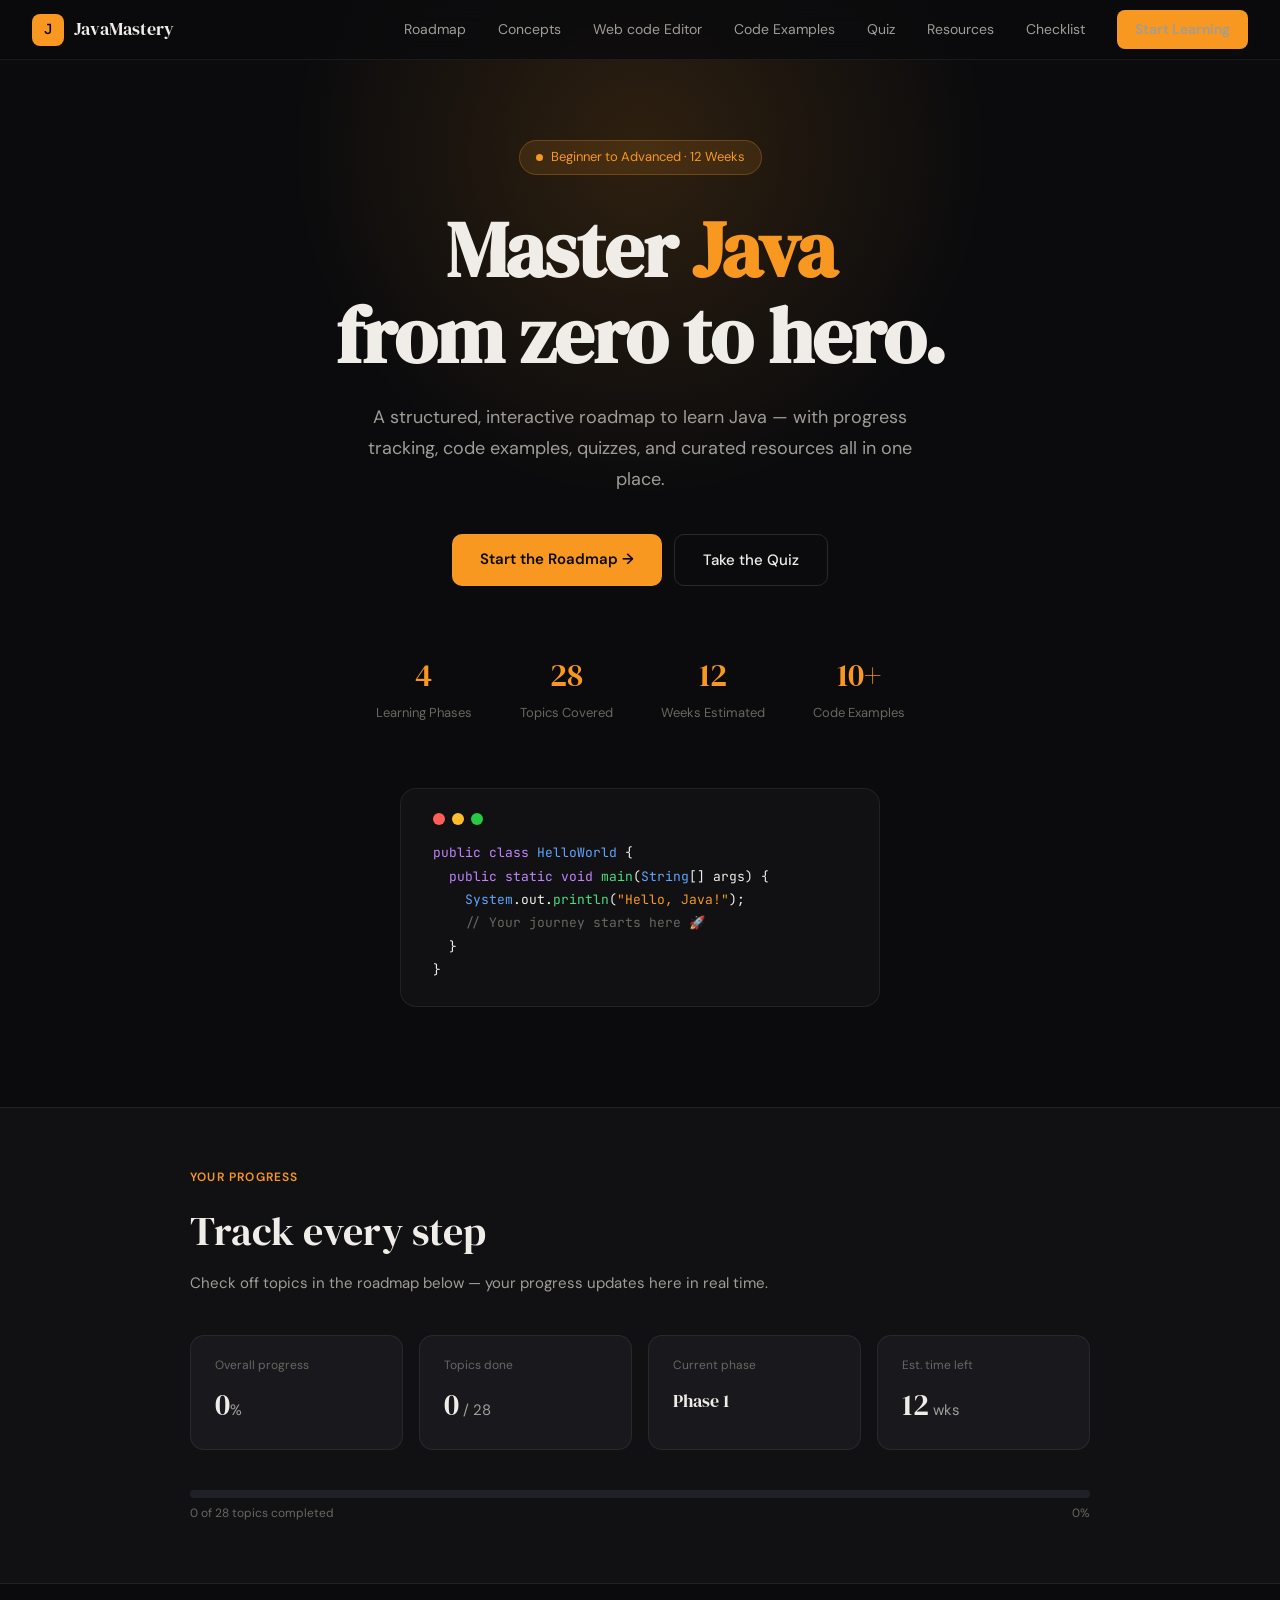
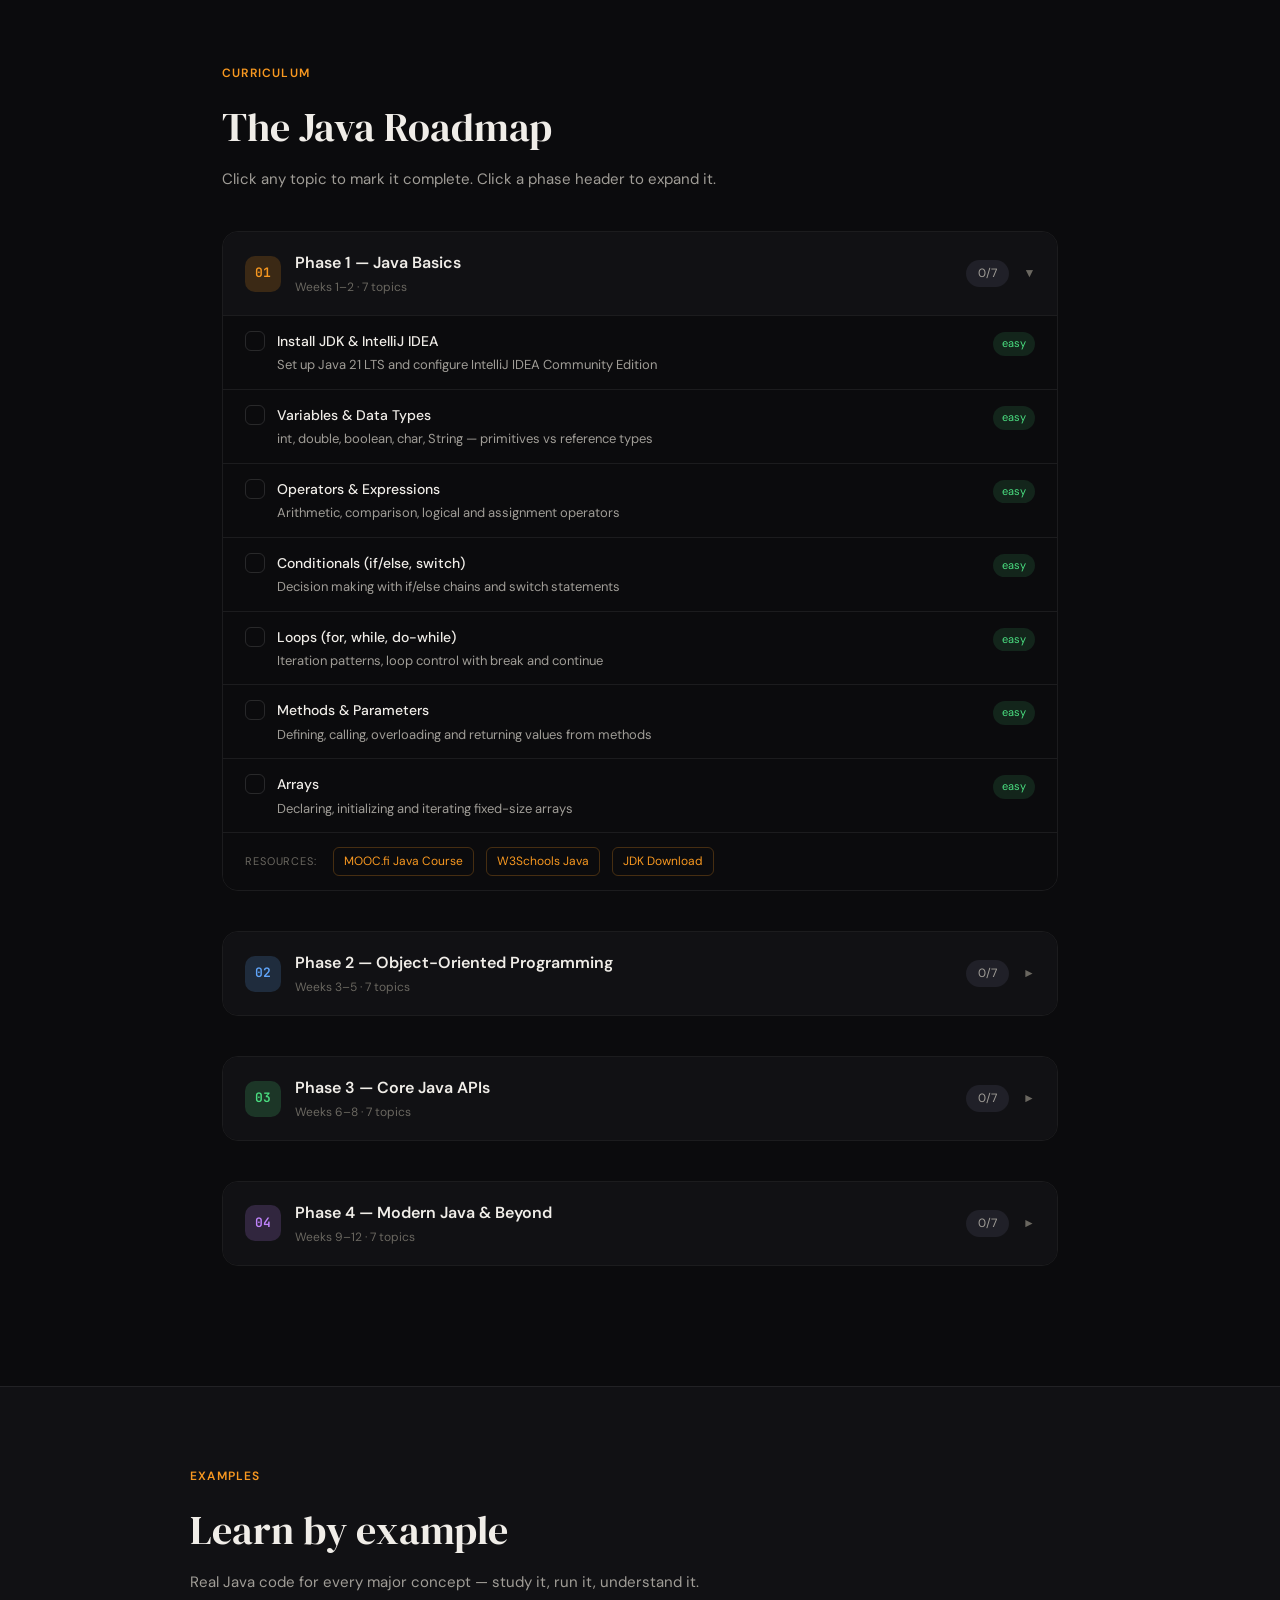
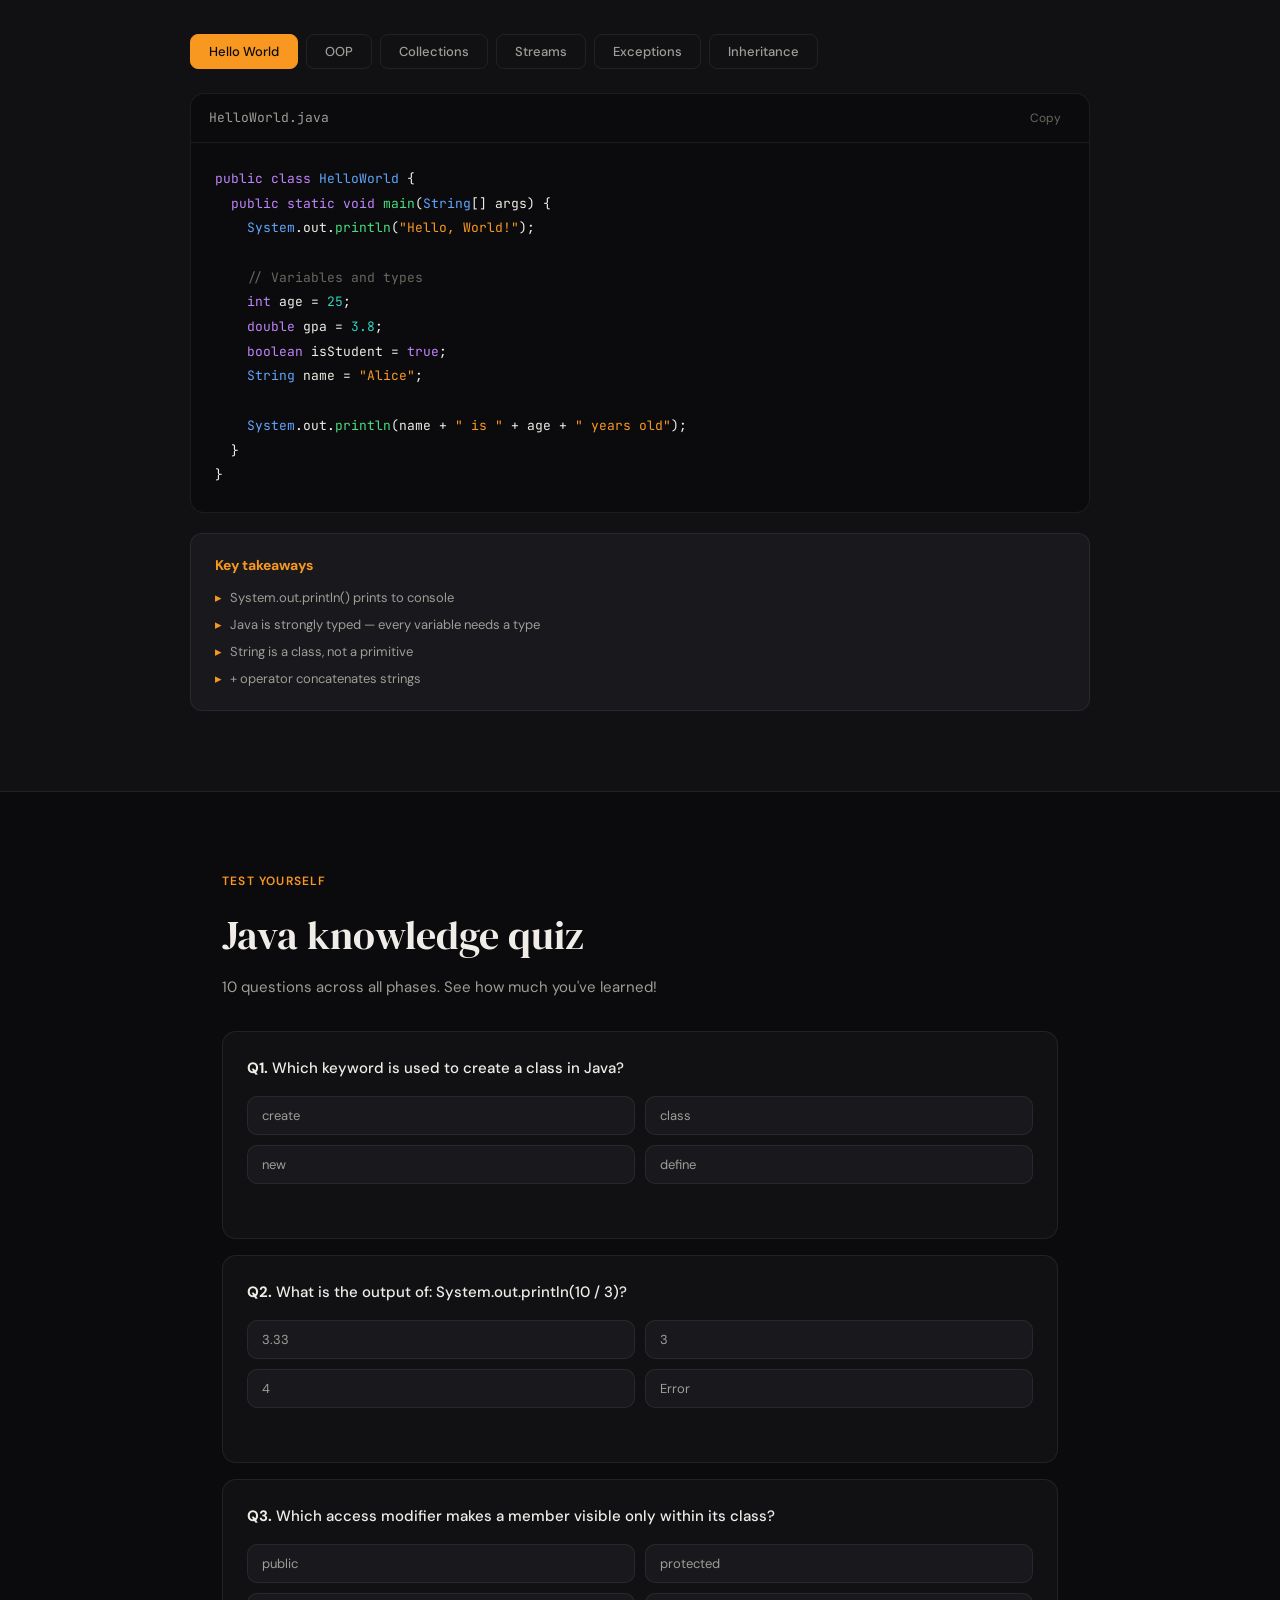
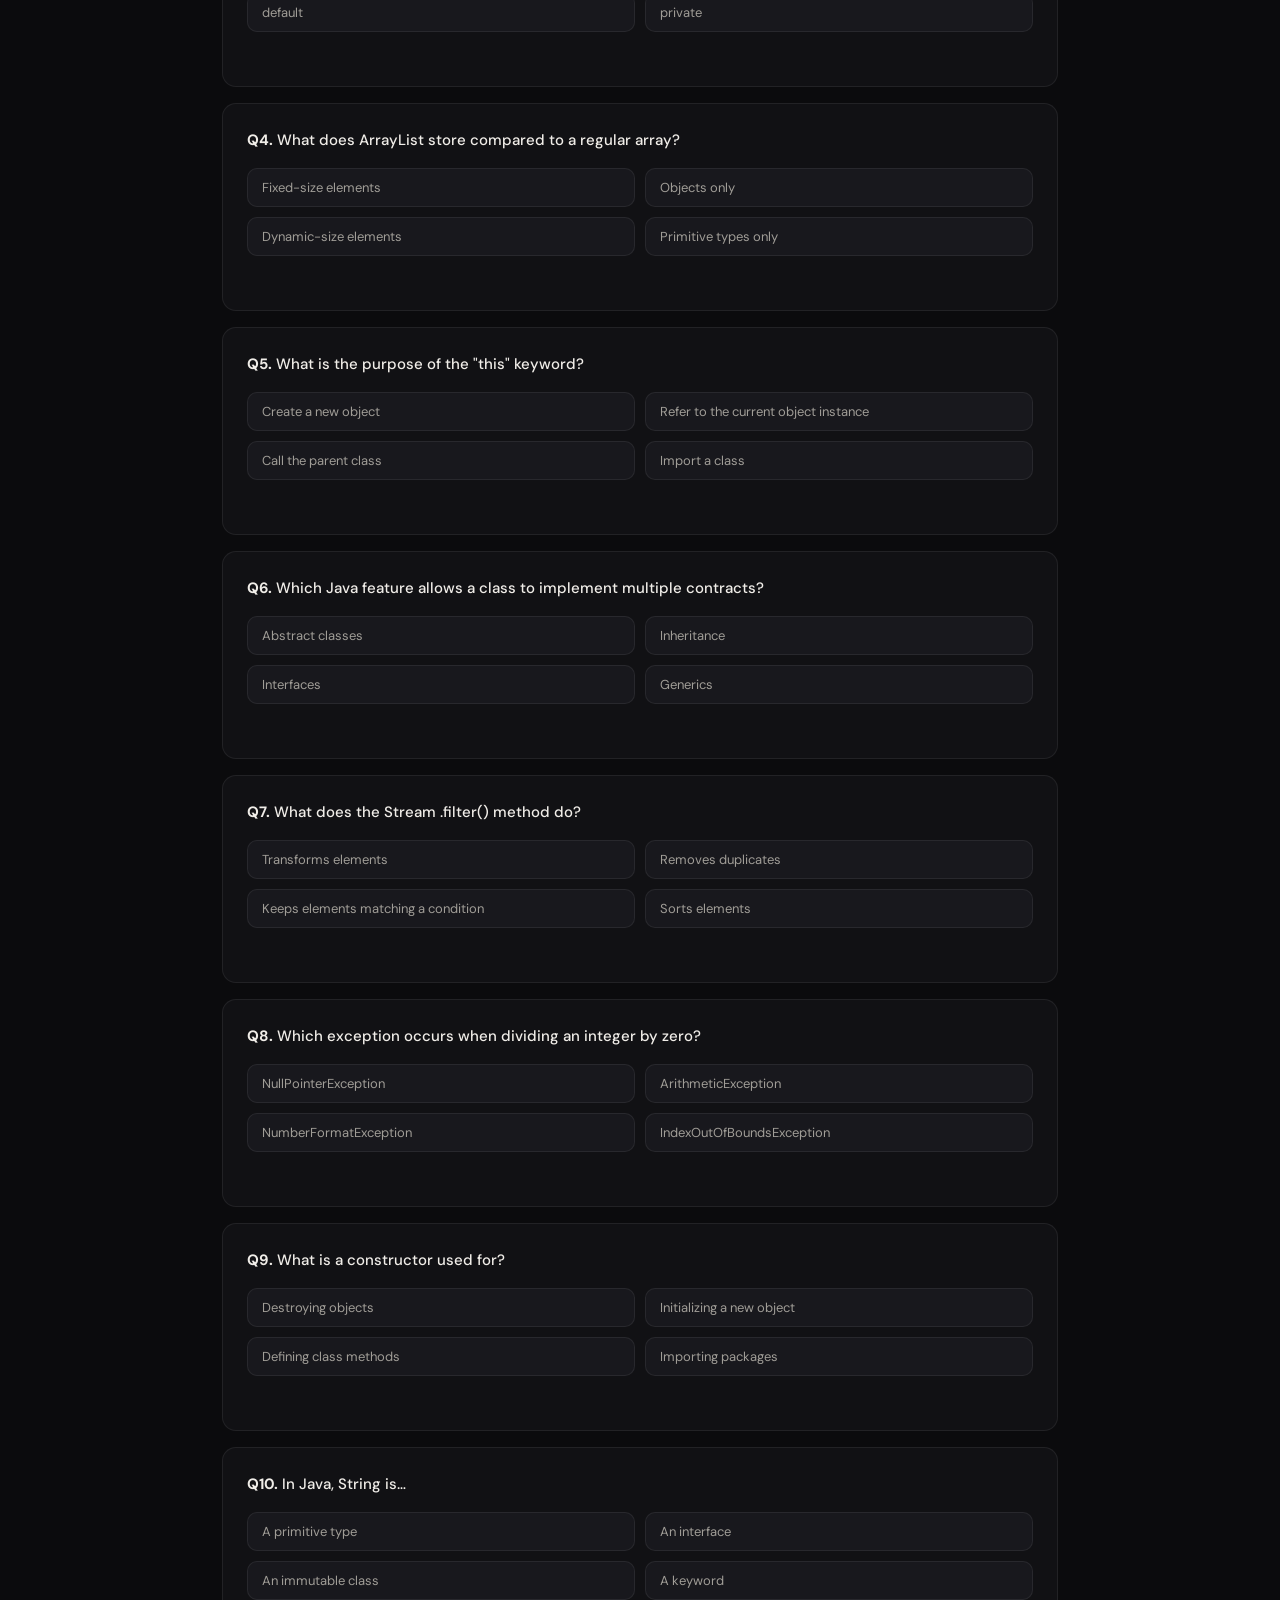
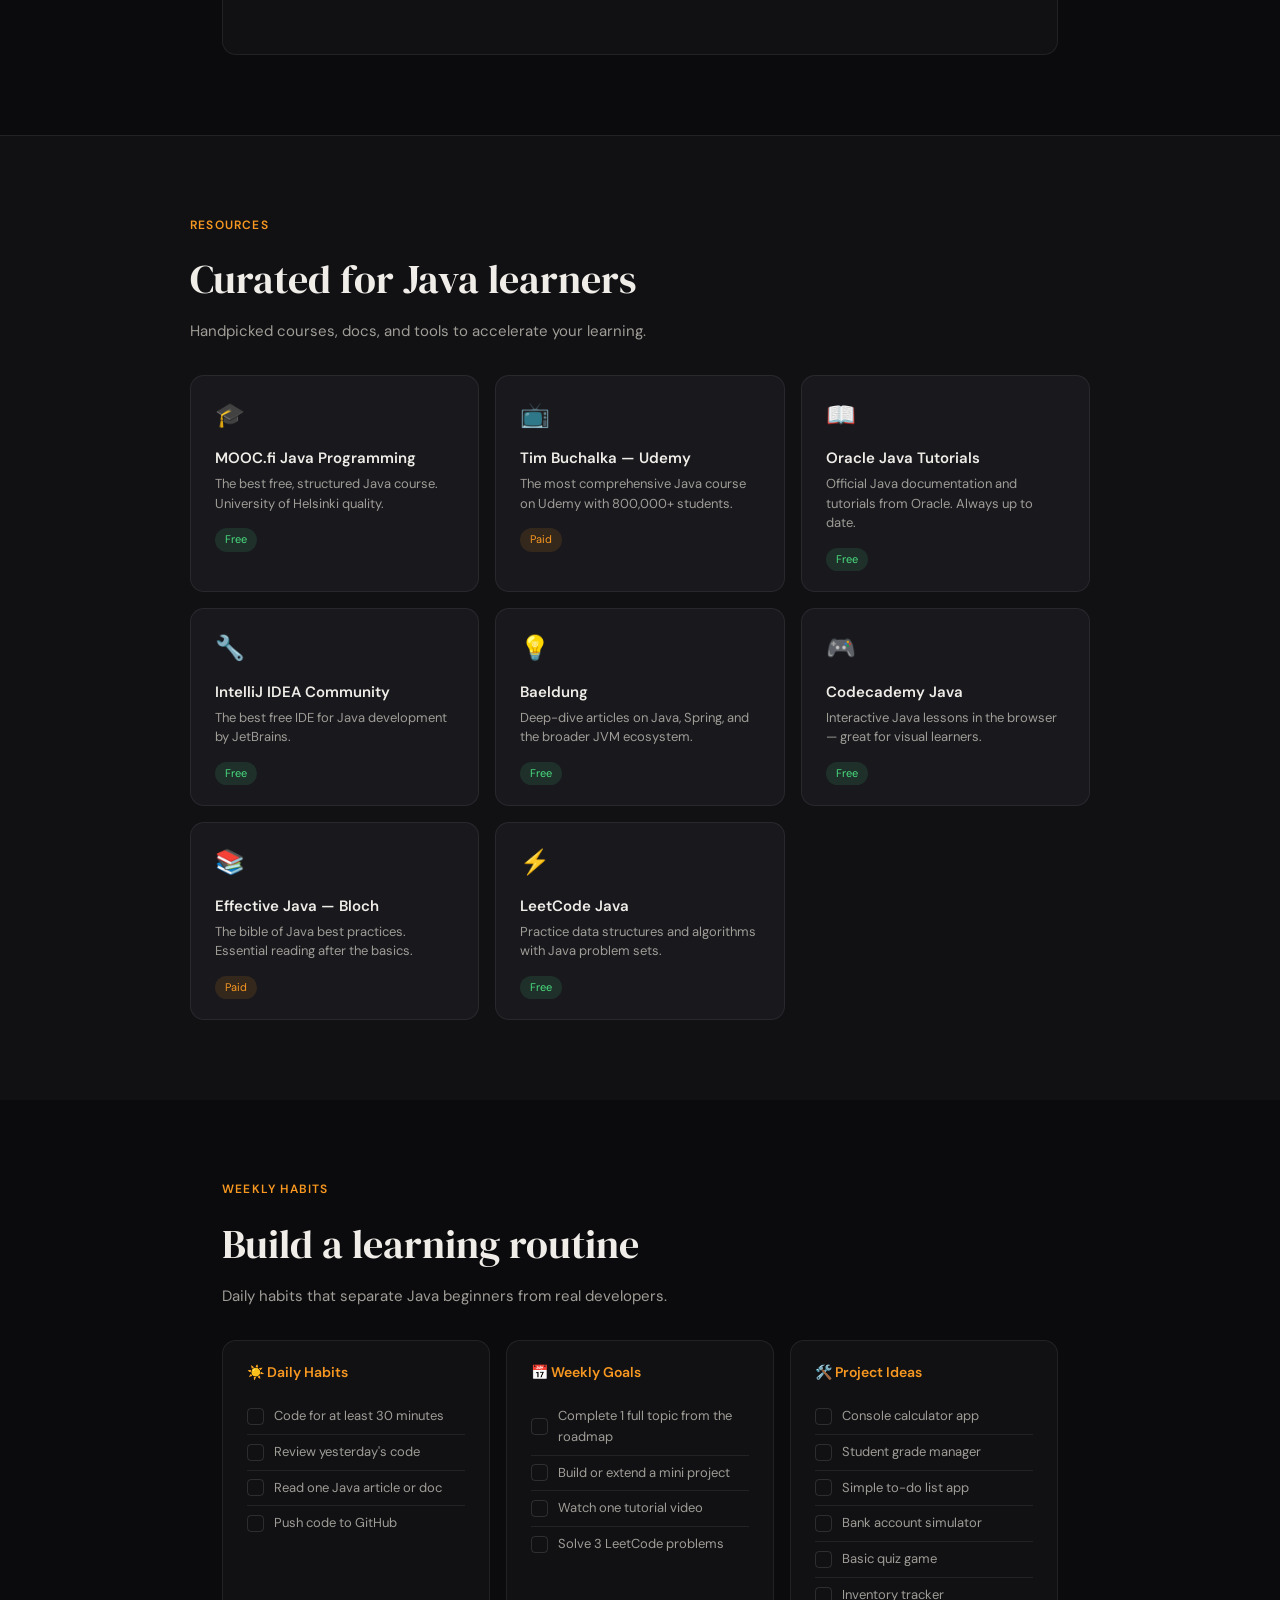
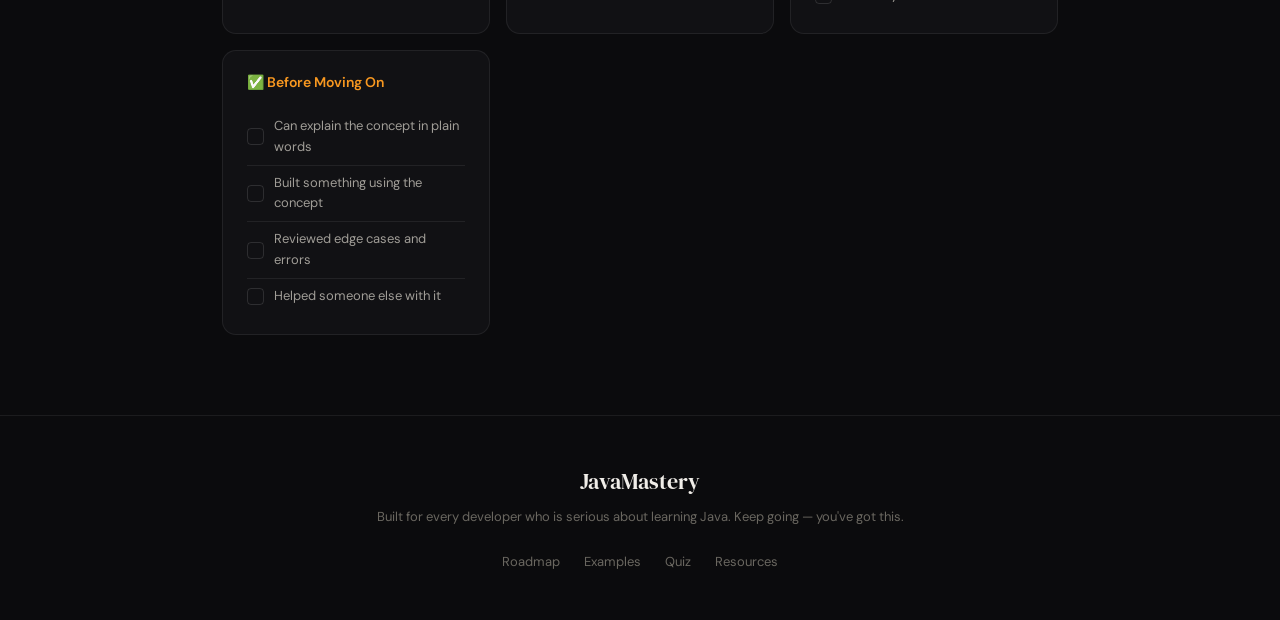
<file: Home.html>
<!DOCTYPE html>
<html lang="en">

<head>
  <meta charset="UTF-8">
  <meta name="viewport" content="width=device-width, initial-scale=1.0">
  <title>Java Mastery — Learning Roadmap</title>
  <link
    href="https://fonts.googleapis.com/css2?family=DM+Serif+Display&family=DM+Sans:wght@300;400;500;600&family=JetBrains+Mono:wght@400;600&display=swap"
    rel="stylesheet">
  <link rel="stylesheet" href="./src/Style.css">
</head>

<body>

  <!-- NAV -->
  <nav>
    <a href="#" class="nav-logo">
      <div class="nav-logo-icon">J</div>
      <span class="nav-logo-text">JavaMastery</span>
    </a>
    <div class="nav-links">
      <a href="#roadmap">Roadmap</a>
      <a href="./src/index.html">Concepts</a>
      <a href="https://sagar-code-editor.vercel.app">Web code Editor</a>
      <a href="#code">Code Examples</a>
      <a href="#quiz">Quiz</a>
      <a href="#resources">Resources</a>
      <a href="#checklist">Checklist</a>
      <a href="#roadmap" class="nav-cta">Start Learning</a>
    </div>
    <div class="hamburger" onclick="toggleMenu()">
      <span></span><span></span><span></span>
    </div>
  </nav>

  <div class="mobile-menu" id="mobileMenu">
    <a href="#roadmap" onclick="closeMenu()">Roadmap</a>
    <a href="./src/index.html" onclick="closeMenu()">Concepts</a>
    <a href="https://sagar-code-editor.vercel.app" onclick="closeMenu()">Web code Editor</a>
    <a href="#code" onclick="closeMenu()">Code Examples</a>
    <a href="#quiz" onclick="closeMenu()">Quiz</a>
    <a href="#resources" onclick="closeMenu()">Resources</a>
    <a href="#checklist" onclick="closeMenu()">Checklist</a>
  </div>

  <!-- HERO -->
  <section class="hero">
    <div class="hero-badge animate"><span class="hero-badge-dot"></span> Beginner to Advanced · 12 Weeks</div>
    <h1 class="animate delay-1">Master <span>Java</span><br>from zero to hero.</h1>
    <p class="animate delay-2">A structured, interactive roadmap to learn Java — with progress tracking, code examples,
      quizzes, and curated resources all in one place.</p>
    <div class="hero-buttons animate delay-3">
      <a href="#roadmap" class="btn-primary">Start the Roadmap →</a>
      <a href="#quiz" class="btn-secondary">Take the Quiz</a>
    </div>
    <div class="hero-stats animate delay-3">
      <div>
        <div class="hero-stat-num">4</div>
        <div class="hero-stat-label">Learning Phases</div>
      </div>
      <div>
        <div class="hero-stat-num">28</div>
        <div class="hero-stat-label">Topics Covered</div>
      </div>
      <div>
        <div class="hero-stat-num">12</div>
        <div class="hero-stat-label">Weeks Estimated</div>
      </div>
      <div>
        <div class="hero-stat-num">10+</div>
        <div class="hero-stat-label">Code Examples</div>
      </div>
    </div>
    <div class="hero-code animate delay-3">
      <div class="code-dots"><span class="dot-red"></span><span class="dot-yellow"></span><span
          class="dot-green"></span></div>
      <pre><span class="kw">public class</span> <span class="cls">HelloWorld</span> {
  <span class="kw">public static void</span> <span class="fn">main</span>(<span class="cls">String</span>[] args) {
    <span class="cls">System</span>.out.<span class="fn">println</span>(<span class="str">"Hello, Java!"</span>);
    <span class="cm">// Your journey starts here 🚀</span>
  }
}</pre>
    </div>
  </section>

  <!-- PROGRESS DASHBOARD -->
  <section class="progress-section" id="progress">
    <div class="section-inner">
      <div class="section-label">Your Progress</div>
      <div class="section-title">Track every step</div>
      <div class="section-sub">Check off topics in the roadmap below — your progress updates here in real time.</div>
      <div class="progress-cards">
        <div class="prog-card">
          <div class="prog-card-label">Overall progress</div>
          <div class="prog-card-val" id="stat-pct">0<span>%</span></div>
        </div>
        <div class="prog-card">
          <div class="prog-card-label">Topics done</div>
          <div class="prog-card-val" id="stat-done">0<span> / 28</span></div>
        </div>
        <div class="prog-card">
          <div class="prog-card-label">Current phase</div>
          <div class="prog-card-val" style="font-size:18px;padding-top:6px" id="stat-phase">Phase 1</div>
        </div>
        <div class="prog-card">
          <div class="prog-card-label">Est. time left</div>
          <div class="prog-card-val" id="stat-time">12<span> wks</span></div>
        </div>
      </div>
      <div class="prog-bar-wrap">
        <div class="prog-bar" id="mainBar" style="width:0%"></div>
      </div>
      <div class="prog-bar-label"><span id="barLabel">0 of 28 topics completed</span><span id="barPct">0%</span></div>
    </div>
  </section>

  <!-- ROADMAP -->
  <section class="roadmap-section" id="roadmap">
    <div class="section-label">Curriculum</div>
    <div class="section-title">The Java Roadmap</div>
    <div class="section-sub">Click any topic to mark it complete. Click a phase header to expand it.</div>
    <div id="roadmapContainer" style="margin-top:2rem"></div>
  </section>

  <!-- CODE EXAMPLES -->
  <section class="code-section" id="code">
    <div class="section-inner" style="max-width:900px;margin:0 auto">
      <div class="section-label">Examples</div>
      <div class="section-title">Learn by example</div>
      <div class="section-sub">Real Java code for every major concept — study it, run it, understand it.</div>
      <div class="code-tabs" id="codeTabs"></div>
      <div id="codePanels"></div>
    </div>
  </section>

  <!-- QUIZ -->
  <section class="quiz-section" id="quiz">
    <div class="section-label">Test Yourself</div>
    <div class="section-title">Java knowledge quiz</div>
    <div class="section-sub" style="margin-bottom:2rem">10 questions across all phases. See how much you've learned!
    </div>
    <div class="quiz-grid" id="quizContainer"></div>
    <div class="quiz-score" id="quizScore">
      <div style="font-size:14px;color:var(--text2);margin-bottom:.5rem">Your score</div>
      <div class="quiz-score-num" id="scoreNum">0/10</div>
      <div style="font-size:14px;color:var(--text2);margin-top:.5rem" id="scoreMsg"></div>
      <button class="quiz-reset" onclick="resetQuiz()">Try Again</button>
    </div>
  </section>

  <!-- RESOURCES -->
  <section class="resources-section" id="resources">
    <div style="max-width:900px;margin:0 auto">
      <div class="section-label">Resources</div>
      <div class="section-title" style="margin-bottom:.5rem">Curated for Java learners</div>
      <div class="section-sub" style="margin-bottom:2rem">Handpicked courses, docs, and tools to accelerate your
        learning.</div>
      <div class="resources-grid" id="resourcesGrid"></div>
    </div>
  </section>

  <!-- WEEKLY CHECKLIST -->
  <section class="checklist-section" id="checklist">
    <div class="section-label">Weekly Habits</div>
    <div class="section-title">Build a learning routine</div>
    <div class="section-sub" style="margin-bottom:2rem">Daily habits that separate Java beginners from real developers.
    </div>
    <div class="checklist-grid" id="checklistGrid"></div>
  </section>

  <!-- FOOTER -->
  <footer>
    <div class="footer-logo">JavaMastery</div>
    <div class="footer-text">Built for every developer who is serious about learning Java. Keep going — you've got this.
    </div>
    <div class="footer-links">
      <a href="#roadmap">Roadmap</a>
      <a href="#code">Examples</a>
      <a href="#quiz">Quiz</a>
      <a href="#resources">Resources</a>
    </div>
  </footer>

  <script>
    // ===================== DATA =====================
    const phases = [
      {
        id: 'p1', title: 'Phase 1 — Java Basics', weeks: 'Weeks 1–2', color: 'pn1',
        resources: [{ name: 'MOOC.fi Java Course', url: 'https://java-programming.mooc.fi' }, { name: 'W3Schools Java', url: 'https://www.w3schools.com/java/' }, { name: 'JDK Download', url: 'https://www.oracle.com/java/technologies/downloads/' }],
        topics: [
          { name: 'Install JDK & IntelliJ IDEA', desc: 'Set up Java 21 LTS and configure IntelliJ IDEA Community Edition', tag: 'easy' },
          { name: 'Variables & Data Types', desc: 'int, double, boolean, char, String — primitives vs reference types', tag: 'easy' },
          { name: 'Operators & Expressions', desc: 'Arithmetic, comparison, logical and assignment operators', tag: 'easy' },
          { name: 'Conditionals (if/else, switch)', desc: 'Decision making with if/else chains and switch statements', tag: 'easy' },
          { name: 'Loops (for, while, do-while)', desc: 'Iteration patterns, loop control with break and continue', tag: 'easy' },
          { name: 'Methods & Parameters', desc: 'Defining, calling, overloading and returning values from methods', tag: 'easy' },
          { name: 'Arrays', desc: 'Declaring, initializing and iterating fixed-size arrays', tag: 'easy' },
        ]
      },
      {
        id: 'p2', title: 'Phase 2 — Object-Oriented Programming', weeks: 'Weeks 3–5', color: 'pn2',
        resources: [{ name: 'Oracle OOP Tutorial', url: 'https://docs.oracle.com/javase/tutorial/java/concepts/' }, { name: 'Codecademy Java', url: 'https://www.codecademy.com/learn/learn-java' }],
        topics: [
          { name: 'Classes & Objects', desc: 'Defining blueprints, creating instances, instance vs class members', tag: 'med' },
          { name: 'Constructors & this keyword', desc: 'Initializing objects, constructor chaining and this reference', tag: 'med' },
          { name: 'Encapsulation', desc: 'Private fields, getters, setters and access modifiers (public/private/protected)', tag: 'med' },
          { name: 'Inheritance & extends', desc: 'Subclasses, method overriding, super keyword and IS-A relationship', tag: 'med' },
          { name: 'Polymorphism', desc: 'Method overloading, runtime polymorphism, upcasting and downcasting', tag: 'med' },
          { name: 'Interfaces & Abstract Classes', desc: 'Contracts, default methods, abstract patterns and multiple inheritance', tag: 'hard' },
          { name: 'Enums', desc: 'Defining fixed constant sets and enum methods', tag: 'med' },
        ]
      },
      {
        id: 'p3', title: 'Phase 3 — Core Java APIs', weeks: 'Weeks 6–8', color: 'pn3',
        resources: [{ name: 'Baeldung Collections Guide', url: 'https://www.baeldung.com/java-collections' }, { name: 'Oracle Java Tutorials', url: 'https://docs.oracle.com/javase/tutorial/' }],
        topics: [
          { name: 'Strings & StringBuilder', desc: 'String methods, immutability, StringBuilder for efficient manipulation', tag: 'med' },
          { name: 'ArrayList & LinkedList', desc: 'Dynamic arrays, iteration, adding/removing and performance differences', tag: 'med' },
          { name: 'HashMap & HashSet', desc: 'Key-value storage, hashing, collision and iteration patterns', tag: 'med' },
          { name: 'Exception Handling', desc: 'try/catch/finally, checked vs unchecked, custom exceptions', tag: 'med' },
          { name: 'File I/O basics', desc: 'Reading/writing files with java.io and java.nio packages', tag: 'hard' },
          { name: 'Generics', desc: 'Type parameters, bounded types, wildcards and generic methods', tag: 'hard' },
          { name: 'Comparable & Comparator', desc: 'Sorting objects with natural ordering and custom comparators', tag: 'hard' },
        ]
      },
      {
        id: 'p4', title: 'Phase 4 — Modern Java & Beyond', weeks: 'Weeks 9–12', color: 'pn4',
        resources: [{ name: 'Baeldung Java 8+ Features', url: 'https://www.baeldung.com/java-8-new-features' }, { name: 'Spring Boot Quickstart', url: 'https://start.spring.io' }],
        topics: [
          { name: 'Lambda Expressions', desc: 'Functional interfaces, arrow syntax, method references and closure', tag: 'hard' },
          { name: 'Streams API', desc: 'Declarative pipelines: filter, map, reduce, collect and flatMap', tag: 'hard' },
          { name: 'Optional<T>', desc: 'Eliminate NullPointerExceptions with Optional and its methods', tag: 'hard' },
          { name: 'Multithreading Basics', desc: 'Thread, Runnable, synchronized keyword and basic concurrency', tag: 'hard' },
          { name: 'Build a Project', desc: 'Apply everything — build a bank app, quiz system or to-do manager', tag: 'hard' },
          { name: 'Intro to Spring Boot', desc: 'REST APIs, dependency injection and building your first web service', tag: 'hard' },
          { name: 'Unit Testing with JUnit', desc: 'Write tests, assertions and test-driven development basics', tag: 'hard' },
        ]
      }
    ];

    const codeExamples = [
      {
        label: 'Hello World', file: 'HelloWorld.java',
        code: `<span class="kw">public class</span> <span class="cls">HelloWorld</span> {
  <span class="kw">public static void</span> <span class="fn">main</span>(<span class="cls">String</span>[] args) {
    <span class="cls">System</span>.out.<span class="fn">println</span>(<span class="str">"Hello, World!"</span>);

    <span class="cm">// Variables and types</span>
    <span class="kw">int</span> age = <span class="num">25</span>;
    <span class="kw">double</span> gpa = <span class="num">3.8</span>;
    <span class="kw">boolean</span> isStudent = <span class="kw">true</span>;
    <span class="cls">String</span> name = <span class="str">"Alice"</span>;

    <span class="cls">System</span>.out.<span class="fn">println</span>(name + <span class="str">" is "</span> + age + <span class="str">" years old"</span>);
  }
}`,
        points: ['System.out.println() prints to console', 'Java is strongly typed — every variable needs a type', 'String is a class, not a primitive', '+ operator concatenates strings']
      },
      {
        label: 'OOP', file: 'BankAccount.java',
        code: `<span class="kw">public class</span> <span class="cls">BankAccount</span> {
  <span class="kw">private</span> <span class="cls">String</span> owner;
  <span class="kw">private double</span> balance;

  <span class="kw">public</span> <span class="fn">BankAccount</span>(<span class="cls">String</span> owner, <span class="kw">double</span> initial) {
    <span class="kw">this</span>.owner = owner;
    <span class="kw">this</span>.balance = initial;
  }

  <span class="kw">public void</span> <span class="fn">deposit</span>(<span class="kw">double</span> amount) {
    <span class="kw">if</span> (amount > <span class="num">0</span>) balance += amount;
  }

  <span class="kw">public boolean</span> <span class="fn">withdraw</span>(<span class="kw">double</span> amount) {
    <span class="kw">if</span> (amount > balance) <span class="kw">return false</span>;
    balance -= amount;
    <span class="kw">return true</span>;
  }

  <span class="kw">public double</span> <span class="fn">getBalance</span>() { <span class="kw">return</span> balance; }

  <span class="kw">public static void</span> <span class="fn">main</span>(<span class="cls">String</span>[] args) {
    <span class="cls">BankAccount</span> acc = <span class="kw">new</span> <span class="cls">BankAccount</span>(<span class="str">"Alice"</span>, <span class="num">500.0</span>);
    acc.<span class="fn">deposit</span>(<span class="num">200</span>);
    acc.<span class="fn">withdraw</span>(<span class="num">100</span>);
    <span class="cls">System</span>.out.<span class="fn">println</span>(acc.<span class="fn">getBalance</span>()); <span class="cm">// 600.0</span>
  }
}`,
        points: ['private fields enforce encapsulation', 'Constructors initialize objects with this keyword', 'Methods represent behaviour of the object', 'Return types declare what a method outputs']
      },
      {
        label: 'Collections', file: 'CollectionsDemo.java',
        code: `<span class="kw">import</span> java.util.*;

<span class="kw">public class</span> <span class="cls">CollectionsDemo</span> {
  <span class="kw">public static void</span> <span class="fn">main</span>(<span class="cls">String</span>[] args) {
    <span class="cm">// ArrayList — dynamic array</span>
    <span class="cls">List</span>&lt;<span class="cls">String</span>&gt; names = <span class="kw">new</span> <span class="cls">ArrayList</span>&lt;&gt;();
    names.<span class="fn">add</span>(<span class="str">"Alice"</span>); names.<span class="fn">add</span>(<span class="str">"Bob"</span>);
    <span class="cls">Collections</span>.<span class="fn">sort</span>(names);

    <span class="cm">// HashMap — key-value pairs</span>
    <span class="cls">Map</span>&lt;<span class="cls">String</span>, <span class="cls">Integer</span>&gt; scores = <span class="kw">new</span> <span class="cls">HashMap</span>&lt;&gt;();
    scores.<span class="fn">put</span>(<span class="str">"Alice"</span>, <span class="num">95</span>);
    scores.<span class="fn">put</span>(<span class="str">"Bob"</span>, <span class="num">87</span>);
    <span class="cls">System</span>.out.<span class="fn">println</span>(scores.<span class="fn">get</span>(<span class="str">"Alice"</span>)); <span class="cm">// 95</span>

    <span class="cm">// HashSet — unique values only</span>
    <span class="cls">Set</span>&lt;<span class="cls">Integer</span>&gt; nums = <span class="kw">new</span> <span class="cls">HashSet</span>&lt;&gt;();
    nums.<span class="fn">add</span>(<span class="num">1</span>); nums.<span class="fn">add</span>(<span class="num">2</span>); nums.<span class="fn">add</span>(<span class="num">1</span>);
    <span class="cls">System</span>.out.<span class="fn">println</span>(nums.<span class="fn">size</span>()); <span class="cm">// 2</span>
  }
}`,
        points: ['ArrayList is resizable; arrays are fixed', 'HashMap gives O(1) average lookup by key', 'HashSet stores unique elements only', 'Use generics <Type> for type safety']
      },
      {
        label: 'Streams', file: 'StreamsDemo.java',
        code: `<span class="kw">import</span> java.util.*;
<span class="kw">import</span> java.util.stream.*;

<span class="kw">public class</span> <span class="cls">StreamsDemo</span> {
  <span class="kw">public static void</span> <span class="fn">main</span>(<span class="cls">String</span>[] args) {
    <span class="cls">List</span>&lt;<span class="cls">Integer</span>&gt; numbers = <span class="cls">List</span>.<span class="fn">of</span>(<span class="num">1</span>,<span class="num">2</span>,<span class="num">3</span>,<span class="num">4</span>,<span class="num">5</span>,<span class="num">6</span>,<span class="num">7</span>,<span class="num">8</span>,<span class="num">9</span>,<span class="num">10</span>);

    <span class="cm">// Filter even numbers, square them, collect</span>
    <span class="cls">List</span>&lt;<span class="cls">Integer</span>&gt; result = numbers.<span class="fn">stream</span>()
      .<span class="fn">filter</span>(n -> n % <span class="num">2</span> == <span class="num">0</span>)
      .<span class="fn">map</span>(n -> n * n)
      .<span class="fn">collect</span>(<span class="cls">Collectors</span>.<span class="fn">toList</span>());
    <span class="cls">System</span>.out.<span class="fn">println</span>(result); <span class="cm">// [4, 16, 36, 64, 100]</span>

    <span class="cm">// Sum all elements</span>
    <span class="kw">int</span> sum = numbers.<span class="fn">stream</span>()
      .<span class="fn">reduce</span>(<span class="num">0</span>, <span class="cls">Integer</span>::sum);
    <span class="cls">System</span>.out.<span class="fn">println</span>(<span class="str">"Sum: "</span> + sum); <span class="cm">// 55</span>

    <span class="cm">// Lambda — double each number</span>
    numbers.<span class="fn">stream</span>().<span class="fn">map</span>(n -> n * <span class="num">2</span>)
      .<span class="fn">forEach</span>(<span class="cls">System</span>.out::<span class="fn">println</span>);
  }
}`,
        points: ['Streams process collections declaratively', 'filter() keeps elements matching a condition', 'map() transforms each element', 'reduce() collapses the stream to a single value']
      },
      {
        label: 'Exceptions', file: 'ExceptionDemo.java',
        code: `<span class="kw">public class</span> <span class="cls">ExceptionDemo</span> {

  <span class="kw">static int</span> <span class="fn">divide</span>(<span class="kw">int</span> a, <span class="kw">int</span> b) {
    <span class="kw">if</span> (b == <span class="num">0</span>)
      <span class="kw">throw new</span> <span class="cls">ArithmeticException</span>(<span class="str">"Cannot divide by zero"</span>);
    <span class="kw">return</span> a / b;
  }

  <span class="kw">public static void</span> <span class="fn">main</span>(<span class="cls">String</span>[] args) {
    <span class="cm">// try-catch-finally</span>
    <span class="kw">try</span> {
      <span class="kw">int</span> result = <span class="fn">divide</span>(<span class="num">10</span>, <span class="num">0</span>);
    } <span class="kw">catch</span> (<span class="cls">ArithmeticException</span> e) {
      <span class="cls">System</span>.out.<span class="fn">println</span>(<span class="str">"Caught: "</span> + e.<span class="fn">getMessage</span>());
    } <span class="kw">finally</span> {
      <span class="cls">System</span>.out.<span class="fn">println</span>(<span class="str">"Always runs"</span>);
    }

    <span class="cm">// Try-with-resources (auto-close)</span>
    <span class="kw">try</span> (<span class="kw">var</span> sc = <span class="kw">new</span> java.util.<span class="cls">Scanner</span>(System.in)) {
      <span class="cm">// sc is auto-closed after this block</span>
    }
  }
}`,
        points: ['throw creates and throws an exception', 'catch handles a specific exception type', 'finally always runs, even after an exception', 'try-with-resources auto-closes Closeable objects']
      },
      {
        label: 'Inheritance', file: 'ShapeDemo.java',
        code: `<span class="kw">abstract class</span> <span class="cls">Shape</span> {
  <span class="kw">abstract double</span> <span class="fn">area</span>();
  <span class="kw">void</span> <span class="fn">describe</span>() {
    <span class="cls">System</span>.out.<span class="fn">println</span>(<span class="str">"Area: "</span> + <span class="fn">area</span>());
  }
}

<span class="kw">class</span> <span class="cls">Circle</span> <span class="kw">extends</span> <span class="cls">Shape</span> {
  <span class="kw">double</span> radius;
  <span class="cls">Circle</span>(<span class="kw">double</span> r) { <span class="kw">this</span>.radius = r; }

  <span class="kw">@Override</span>
  <span class="kw">double</span> <span class="fn">area</span>() { <span class="kw">return</span> Math.PI * radius * radius; }
}

<span class="kw">class</span> <span class="cls">Rectangle</span> <span class="kw">extends</span> <span class="cls">Shape</span> {
  <span class="kw">double</span> w, h;
  <span class="cls">Rectangle</span>(<span class="kw">double</span> w, <span class="kw">double</span> h) { <span class="kw">this</span>.w=w; <span class="kw">this</span>.h=h; }

  <span class="kw">@Override</span>
  <span class="kw">double</span> <span class="fn">area</span>() { <span class="kw">return</span> w * h; }
}

<span class="kw">public class</span> <span class="cls">ShapeDemo</span> {
  <span class="kw">public static void</span> <span class="fn">main</span>(<span class="cls">String</span>[] args) {
    <span class="cls">Shape</span>[] shapes = { <span class="kw">new</span> <span class="cls">Circle</span>(<span class="num">5</span>), <span class="kw">new</span> <span class="cls">Rectangle</span>(<span class="num">4</span>,<span class="num">6</span>) };
    <span class="kw">for</span> (<span class="cls">Shape</span> s : shapes) s.<span class="fn">describe</span>();
  }
}`,
        points: ['abstract classes cannot be instantiated directly', 'extends inherits all non-private members', '@Override ensures you mean to override', 'Polymorphism lets Shape[] hold any Shape subclass']
      }
    ];

    const quizData = [
      { q: 'Which keyword is used to create a class in Java?', opts: ['create', 'class', 'new', 'define'], correct: 1, explain: 'The class keyword declares a new class definition.' },
      { q: 'What is the output of: System.out.println(10 / 3)?', opts: ['3.33', '3', '4', 'Error'], correct: 1, explain: 'Integer division in Java truncates the decimal — 10/3 = 3.' },
      { q: 'Which access modifier makes a member visible only within its class?', opts: ['public', 'protected', 'default', 'private'], correct: 3, explain: 'private restricts access to the declaring class only.' },
      { q: 'What does ArrayList store compared to a regular array?', opts: ['Fixed-size elements', 'Objects only', 'Dynamic-size elements', 'Primitive types only'], correct: 2, explain: 'ArrayList is a resizable array that grows and shrinks automatically.' },
      { q: 'What is the purpose of the "this" keyword?', opts: ['Create a new object', 'Refer to the current object instance', 'Call the parent class', 'Import a class'], correct: 1, explain: 'this references the current object and resolves name conflicts between fields and parameters.' },
      { q: 'Which Java feature allows a class to implement multiple contracts?', opts: ['Abstract classes', 'Inheritance', 'Interfaces', 'Generics'], correct: 2, explain: 'A class can implement multiple interfaces but extend only one class.' },
      { q: 'What does the Stream .filter() method do?', opts: ['Transforms elements', 'Removes duplicates', 'Keeps elements matching a condition', 'Sorts elements'], correct: 2, explain: 'filter() returns a stream of elements that satisfy the given predicate.' },
      { q: 'Which exception occurs when dividing an integer by zero?', opts: ['NullPointerException', 'ArithmeticException', 'NumberFormatException', 'IndexOutOfBoundsException'], correct: 1, explain: 'Integer division by zero throws ArithmeticException in Java.' },
      { q: 'What is a constructor used for?', opts: ['Destroying objects', 'Initializing a new object', 'Defining class methods', 'Importing packages'], correct: 1, explain: 'A constructor initializes a newly created object, setting up its initial state.' },
      { q: 'In Java, String is…', opts: ['A primitive type', 'An interface', 'An immutable class', 'A keyword'], correct: 2, explain: 'String is an immutable class — once created, its value cannot be changed.' },
    ];

    const resources = [
      { icon: '🎓', name: 'MOOC.fi Java Programming', desc: 'The best free, structured Java course. University of Helsinki quality.', tag: 'Free', cls: 'rtag-free', url: 'https://java-programming.mooc.fi' },
      { icon: '📺', name: 'Tim Buchalka — Udemy', desc: 'The most comprehensive Java course on Udemy with 800,000+ students.', tag: 'Paid', cls: 'rtag-paid', url: 'https://www.udemy.com/course/java-the-complete-java-developer-course/' },
      { icon: '📖', name: 'Oracle Java Tutorials', desc: 'Official Java documentation and tutorials from Oracle. Always up to date.', tag: 'Free', cls: 'rtag-free', url: 'https://docs.oracle.com/javase/tutorial/' },
      { icon: '🔧', name: 'IntelliJ IDEA Community', desc: 'The best free IDE for Java development by JetBrains.', tag: 'Free', cls: 'rtag-free', url: 'https://www.jetbrains.com/idea/download/' },
      { icon: '💡', name: 'Baeldung', desc: 'Deep-dive articles on Java, Spring, and the broader JVM ecosystem.', tag: 'Free', cls: 'rtag-free', url: 'https://www.baeldung.com' },
      { icon: '🎮', name: 'Codecademy Java', desc: 'Interactive Java lessons in the browser — great for visual learners.', tag: 'Free', cls: 'rtag-free', url: 'https://www.codecademy.com/learn/learn-java' },
      { icon: '📚', name: 'Effective Java — Bloch', desc: 'The bible of Java best practices. Essential reading after the basics.', tag: 'Paid', cls: 'rtag-paid', url: 'https://www.oreilly.com/library/view/effective-java-3rd/9780134686097/' },
      { icon: '⚡', name: 'LeetCode Java', desc: 'Practice data structures and algorithms with Java problem sets.', tag: 'Free', cls: 'rtag-free', url: 'https://leetcode.com/problemset/' },
    ];

    const checklists = [
      { title: 'Daily Habits', icon: '☀️', items: ['Code for at least 30 minutes', 'Review yesterday\'s code', 'Read one Java article or doc', 'Push code to GitHub'] },
      { title: 'Weekly Goals', icon: '📅', items: ['Complete 1 full topic from the roadmap', 'Build or extend a mini project', 'Watch one tutorial video', 'Solve 3 LeetCode problems'] },
      { title: 'Project Ideas', icon: '🛠️', items: ['Console calculator app', 'Student grade manager', 'Simple to-do list app', 'Bank account simulator', 'Basic quiz game', 'Inventory tracker'] },
      { title: 'Before Moving On', icon: '✅', items: ['Can explain the concept in plain words', 'Built something using the concept', 'Reviewed edge cases and errors', 'Helped someone else with it'] },
    ];

    // ===================== STATE =====================
    const done = JSON.parse(localStorage.getItem('javaRoadmapDone') || '{}');
    let quizAnswers = {};
    let quizCorrect = 0;

    function saveState() {
      localStorage.setItem('javaRoadmapDone', JSON.stringify(done));
    }

    // ===================== ROADMAP =====================
    function buildRoadmap() {
      const c = document.getElementById('roadmapContainer');
      phases.forEach((phase, pi) => {
        const div = document.createElement('div');
        div.className = 'phase-block reveal';
        const doneCount = phase.topics.filter((_, ti) => done[phase.id + '-' + ti]).length;
        div.innerHTML = `
      <div class="phase-head" onclick="togglePhase('${phase.id}')">
        <div class="phase-num ${phase.color}">0${pi + 1}</div>
        <div class="phase-info">
          <div class="phase-name">${phase.title}</div>
          <div class="phase-meta">${phase.weeks} · ${phase.topics.length} topics</div>
        </div>
        <div class="phase-progress-pill" id="pill-${phase.id}">${doneCount}/${phase.topics.length}</div>
        <div class="phase-chevron" id="chev-${phase.id}">&#9658;</div>
      </div>
      <div class="phase-body" id="body-${phase.id}">
        <div id="topics-${phase.id}"></div>
        <div class="phase-resources">
          <span class="res-label">Resources:</span>
          ${phase.resources.map(r => `<a class="res-link" href="${r.url}" target="_blank">${r.name}</a>`).join('')}
        </div>
      </div>`;
        c.appendChild(div);

        const tl = document.getElementById('topics-' + phase.id);
        phase.topics.forEach((t, ti) => {
          const key = phase.id + '-' + ti;
          const isDone = !!done[key];
          const el = document.createElement('div');
          el.className = 'topic-item' + (isDone ? ' done' : '');
          el.id = 'ti-' + key;
          el.innerHTML = `
        <div class="topic-checkbox" id="tc-${key}">
          <svg class="checksvg" viewBox="0 0 11 8" fill="none"><path d="M1 4L4 7L10 1" stroke="white" stroke-width="1.5" stroke-linecap="round" stroke-linejoin="round"/></svg>
        </div>
        <div class="topic-text">
          <div class="topic-name">${t.name}</div>
          <div class="topic-desc">${t.desc}</div>
        </div>
        <div class="topic-tag tag-${t.tag}">${t.tag}</div>`;
          el.onclick = () => toggleTopic(key, phase.id);
          tl.appendChild(el);
        });

        if (pi === 0) togglePhase(phase.id);
      });
    }

    function togglePhase(id) {
      const body = document.getElementById('body-' + id);
      const chev = document.getElementById('chev-' + id);
      body.classList.toggle('open');
      chev.classList.toggle('open');
    }

    function toggleTopic(key, phaseId) {
      done[key] = !done[key];
      saveState();
      const el = document.getElementById('ti-' + key);
      el.classList.toggle('done', done[key]);
      updateProgress();
      updatePhasePill(phaseId);
    }

    function updatePhasePill(pid) {
      const phase = phases.find(p => p.id === pid);
      const doneCount = phase.topics.filter((_, ti) => done[pid + '-' + ti]).length;
      document.getElementById('pill-' + pid).textContent = doneCount + '/' + phase.topics.length;
    }

    function updateProgress() {
      const total = phases.reduce((a, p) => a + p.topics.length, 0);
      const completed = Object.values(done).filter(Boolean).length;
      const pct = Math.round((completed / total) * 100);
      document.getElementById('mainBar').style.width = pct + '%';
      document.getElementById('barLabel').textContent = completed + ' of ' + total + ' topics completed';
      document.getElementById('barPct').textContent = pct + '%';
      document.getElementById('stat-pct').innerHTML = pct + '<span>%</span>';
      document.getElementById('stat-done').innerHTML = completed + '<span> / ' + total + '</span>';
      const weeksLeft = Math.max(0, Math.round(12 * (1 - pct / 100)));
      document.getElementById('stat-time').innerHTML = weeksLeft + '<span> wks</span>';

      let currentPhase = 'Phase 1';
      let cumulative = 0;
      for (let i = 0; i < phases.length; i++) {
        cumulative += phases[i].topics.length;
        if (completed < cumulative) { currentPhase = 'Phase ' + (i + 1); break; }
        if (i === phases.length - 1) currentPhase = 'Complete!';
      }
      document.getElementById('stat-phase').textContent = currentPhase;
    }

    // ===================== CODE EXAMPLES =====================
    function buildCode() {
      const tabs = document.getElementById('codeTabs');
      const panels = document.getElementById('codePanels');
      codeExamples.forEach((ex, i) => {
        const tab = document.createElement('button');
        tab.className = 'code-tab' + (i === 0 ? ' active' : '');
        tab.textContent = ex.label;
        tab.onclick = () => switchTab(i);
        tabs.appendChild(tab);

        const panel = document.createElement('div');
        panel.className = 'code-panel' + (i === 0 ? ' active' : '');
        panel.id = 'cp-' + i;
        panel.innerHTML = `
      <div class="code-box">
        <div class="code-box-header">
          <span class="code-box-title">${ex.file}</span>
          <button class="copy-btn" onclick="copyCode(${i}, this)">Copy</button>
        </div>
        <pre>${ex.code}</pre>
      </div>
      <div class="code-explain">
        <h4>Key takeaways</h4>
        <ul>${ex.points.map(p => '<li>' + p + '</li>').join('')}</ul>
      </div>`;
        panels.appendChild(panel);
      });
    }

    function switchTab(idx) {
      document.querySelectorAll('.code-tab').forEach((t, i) => t.classList.toggle('active', i === idx));
      document.querySelectorAll('.code-panel').forEach((p, i) => p.classList.toggle('active', i === idx));
    }

    function copyCode(idx, btn) {
      const raw = codeExamples[idx].code.replace(/<[^>]+>/g, '');
      navigator.clipboard.writeText(raw).then(() => {
        btn.textContent = 'Copied!';
        btn.classList.add('copied');
        setTimeout(() => { btn.textContent = 'Copy'; btn.classList.remove('copied'); }, 2000);
      });
    }

    // ===================== QUIZ =====================
    function buildQuiz() {
      const c = document.getElementById('quizContainer');
      quizData.forEach((q, qi) => {
        const card = document.createElement('div');
        card.className = 'quiz-card reveal';
        card.innerHTML = `
      <div class="quiz-q"><strong>Q${qi + 1}.</strong> ${q.q}</div>
      <div class="quiz-options" id="qopts-${qi}">
        ${q.opts.map((opt, oi) => `<button class="quiz-opt" onclick="answerQuiz(${qi},${oi})">${opt}</button>`).join('')}
      </div>
      <div class="quiz-feedback" id="qfb-${qi}"></div>`;
        c.appendChild(card);
      });
    }

    function answerQuiz(qi, oi) {
      if (quizAnswers[qi] !== undefined) return;
      quizAnswers[qi] = oi;
      const opts = document.getElementById('qopts-' + qi).querySelectorAll('.quiz-opt');
      opts.forEach(o => o.disabled = true);
      opts[oi].classList.add(oi === quizData[qi].correct ? 'correct' : 'wrong');
      if (oi !== quizData[qi].correct) opts[quizData[qi].correct].classList.add('correct');
      const fb = document.getElementById('qfb-' + qi);
      if (oi === quizData[qi].correct) {
        quizCorrect++;
        fb.innerHTML = '<span style="color:var(--green)">✓ Correct! </span><span style="color:var(--text2)">' + quizData[qi].explain + '</span>';
      } else {
        fb.innerHTML = '<span style="color:var(--red)">✗ Wrong. </span><span style="color:var(--text2)">' + quizData[qi].explain + '</span>';
      }
      if (Object.keys(quizAnswers).length === quizData.length) showScore();
    }

    function showScore() {
      const scoreEl = document.getElementById('quizScore');
      scoreEl.style.display = 'block';
      document.getElementById('scoreNum').textContent = quizCorrect + '/' + quizData.length;
      const msg = quizCorrect >= 9 ? '🏆 Excellent! You\'re a Java master!' :
        quizCorrect >= 7 ? '👍 Great job! Keep practicing.' :
          quizCorrect >= 5 ? '📚 Good effort! Review the roadmap.' : '💪 Keep studying — you\'ve got this!';
      document.getElementById('scoreMsg').textContent = msg;
      scoreEl.scrollIntoView({ behavior: 'smooth', block: 'center' });
    }

    function resetQuiz() {
      quizAnswers = {};
      quizCorrect = 0;
      document.getElementById('quizScore').style.display = 'none';
      const c = document.getElementById('quizContainer');
      c.innerHTML = '';
      buildQuiz();
      initReveal();
    }

    // ===================== RESOURCES =====================
    function buildResources() {
      const g = document.getElementById('resourcesGrid');
      resources.forEach(r => {
        const a = document.createElement('a');
        a.className = 'resource-card reveal';
        a.href = r.url;
        a.target = '_blank';
        a.innerHTML = `
      <div class="resource-card-icon">${r.icon}</div>
      <div class="resource-card-name">${r.name}</div>
      <div class="resource-card-desc">${r.desc}</div>
      <span class="resource-card-tag ${r.cls}">${r.tag}</span>`;
        g.appendChild(a);
      });
    }

    // ===================== CHECKLIST =====================
    const clDone = JSON.parse(localStorage.getItem('javaChecklist') || '{}');

    function buildChecklist() {
      const g = document.getElementById('checklistGrid');
      checklists.forEach((cl, ci) => {
        const card = document.createElement('div');
        card.className = 'checklist-card reveal';
        card.innerHTML = `<div class="checklist-card-title">${cl.icon} ${cl.title}</div>
      ${cl.items.map((item, ii) => {
          const key = 'cl-' + ci + '-' + ii;
          const isDone = !!clDone[key];
          return `<div class="checklist-item${isDone ? ' done' : ''}" id="${key}" onclick="toggleCl('${key}')">
          <div class="cl-check">${isDone ? '<svg width="10" height="7" viewBox="0 0 10 7" fill="none"><path d="M1 3.5L3.5 6L9 1" stroke="white" stroke-width="1.5" stroke-linecap="round" stroke-linejoin="round"/></svg>' : ''}</div>
          <div class="cl-text">${item}</div>
        </div>`;
        }).join('')}`;
        g.appendChild(card);
      });
    }

    function toggleCl(key) {
      clDone[key] = !clDone[key];
      localStorage.setItem('javaChecklist', JSON.stringify(clDone));
      const el = document.getElementById(key);
      el.classList.toggle('done', clDone[key]);
      const chk = el.querySelector('.cl-check');
      chk.innerHTML = clDone[key] ? '<svg width="10" height="7" viewBox="0 0 10 7" fill="none"><path d="M1 3.5L3.5 6L9 1" stroke="white" stroke-width="1.5" stroke-linecap="round" stroke-linejoin="round"/></svg>' : '';
    }

    // ===================== NAV =====================
    function toggleMenu() { document.getElementById('mobileMenu').classList.toggle('open'); }
    function closeMenu() { document.getElementById('mobileMenu').classList.remove('open'); }

    // ===================== SCROLL REVEAL =====================
    function initReveal() {
      const els = document.querySelectorAll('.reveal');
      const obs = new IntersectionObserver(entries => {
        entries.forEach(e => { if (e.isIntersecting) { e.target.classList.add('visible'); obs.unobserve(e.target); } });
      }, { threshold: 0.1 });
      els.forEach(el => obs.observe(el));
    }

    // ===================== INIT =====================
    document.addEventListener('DOMContentLoaded', () => {
      buildRoadmap();
      buildCode();
      buildQuiz();
      buildResources();
      buildChecklist();
      updateProgress();
      phases.forEach(p => updatePhasePill(p.id));
      initReveal();

      // Navbar active link highlighting
      const sections = document.querySelectorAll('section[id]');
      const navLinks = document.querySelectorAll('.nav-links a[href^="#"]');
      window.addEventListener('scroll', () => {
        let current = '';
        sections.forEach(s => { if (window.scrollY >= s.offsetTop - 100) current = s.id; });
        navLinks.forEach(a => a.classList.toggle('active', a.getAttribute('href') === '#' + current));
      }, { passive: true });
    });
  </script>
</body>

</html>
</file>
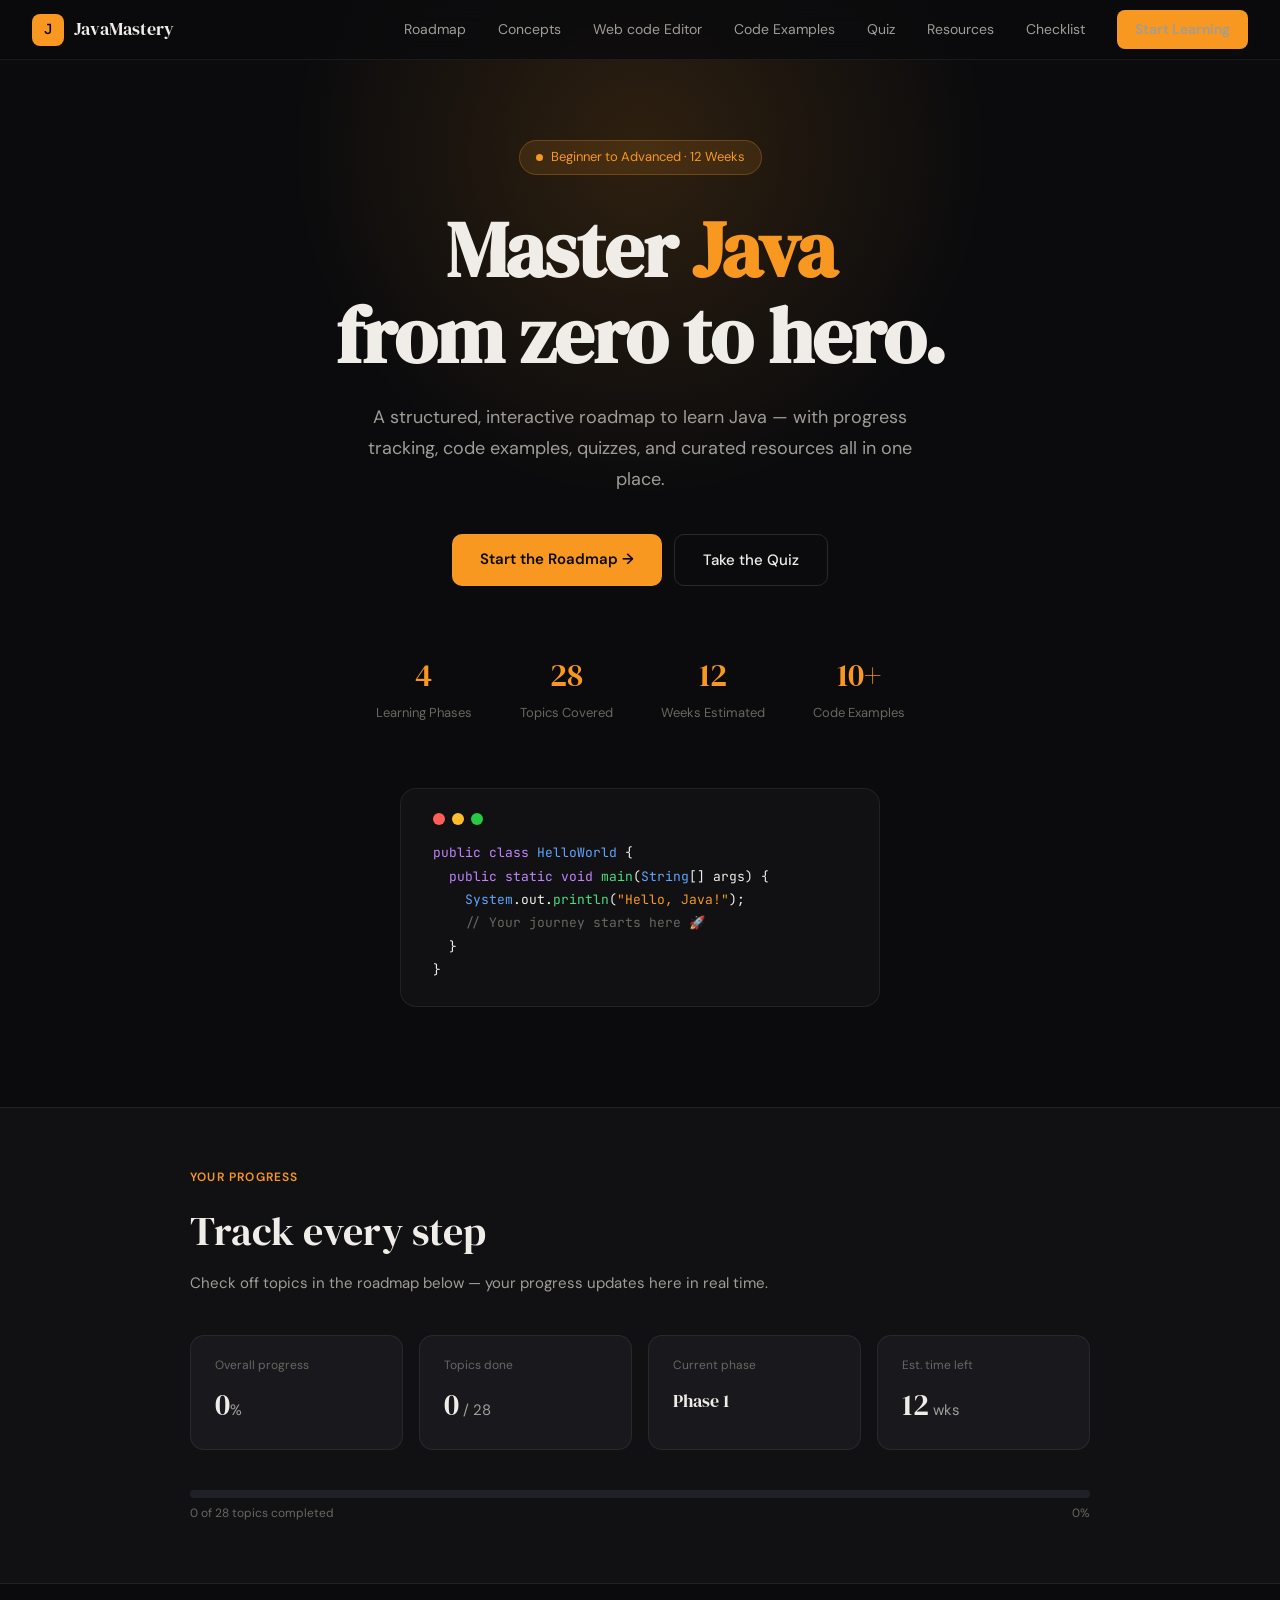
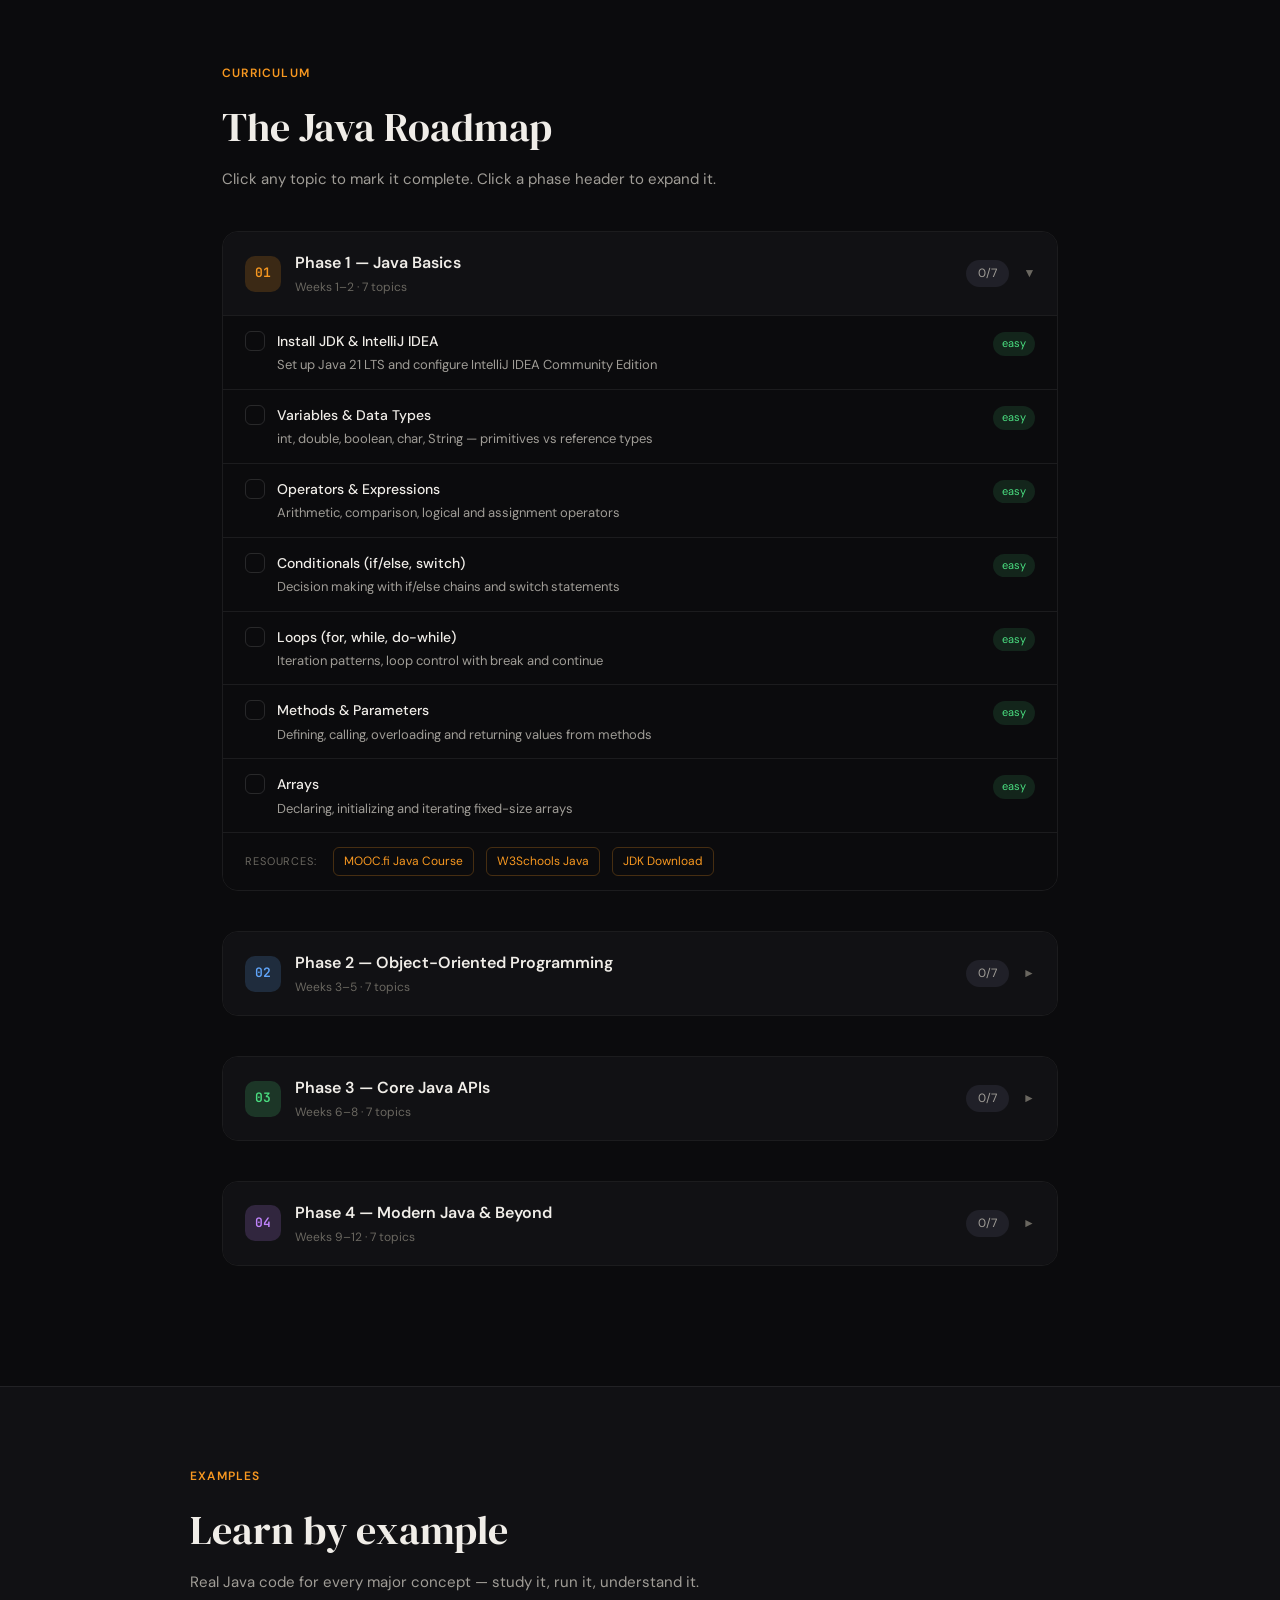
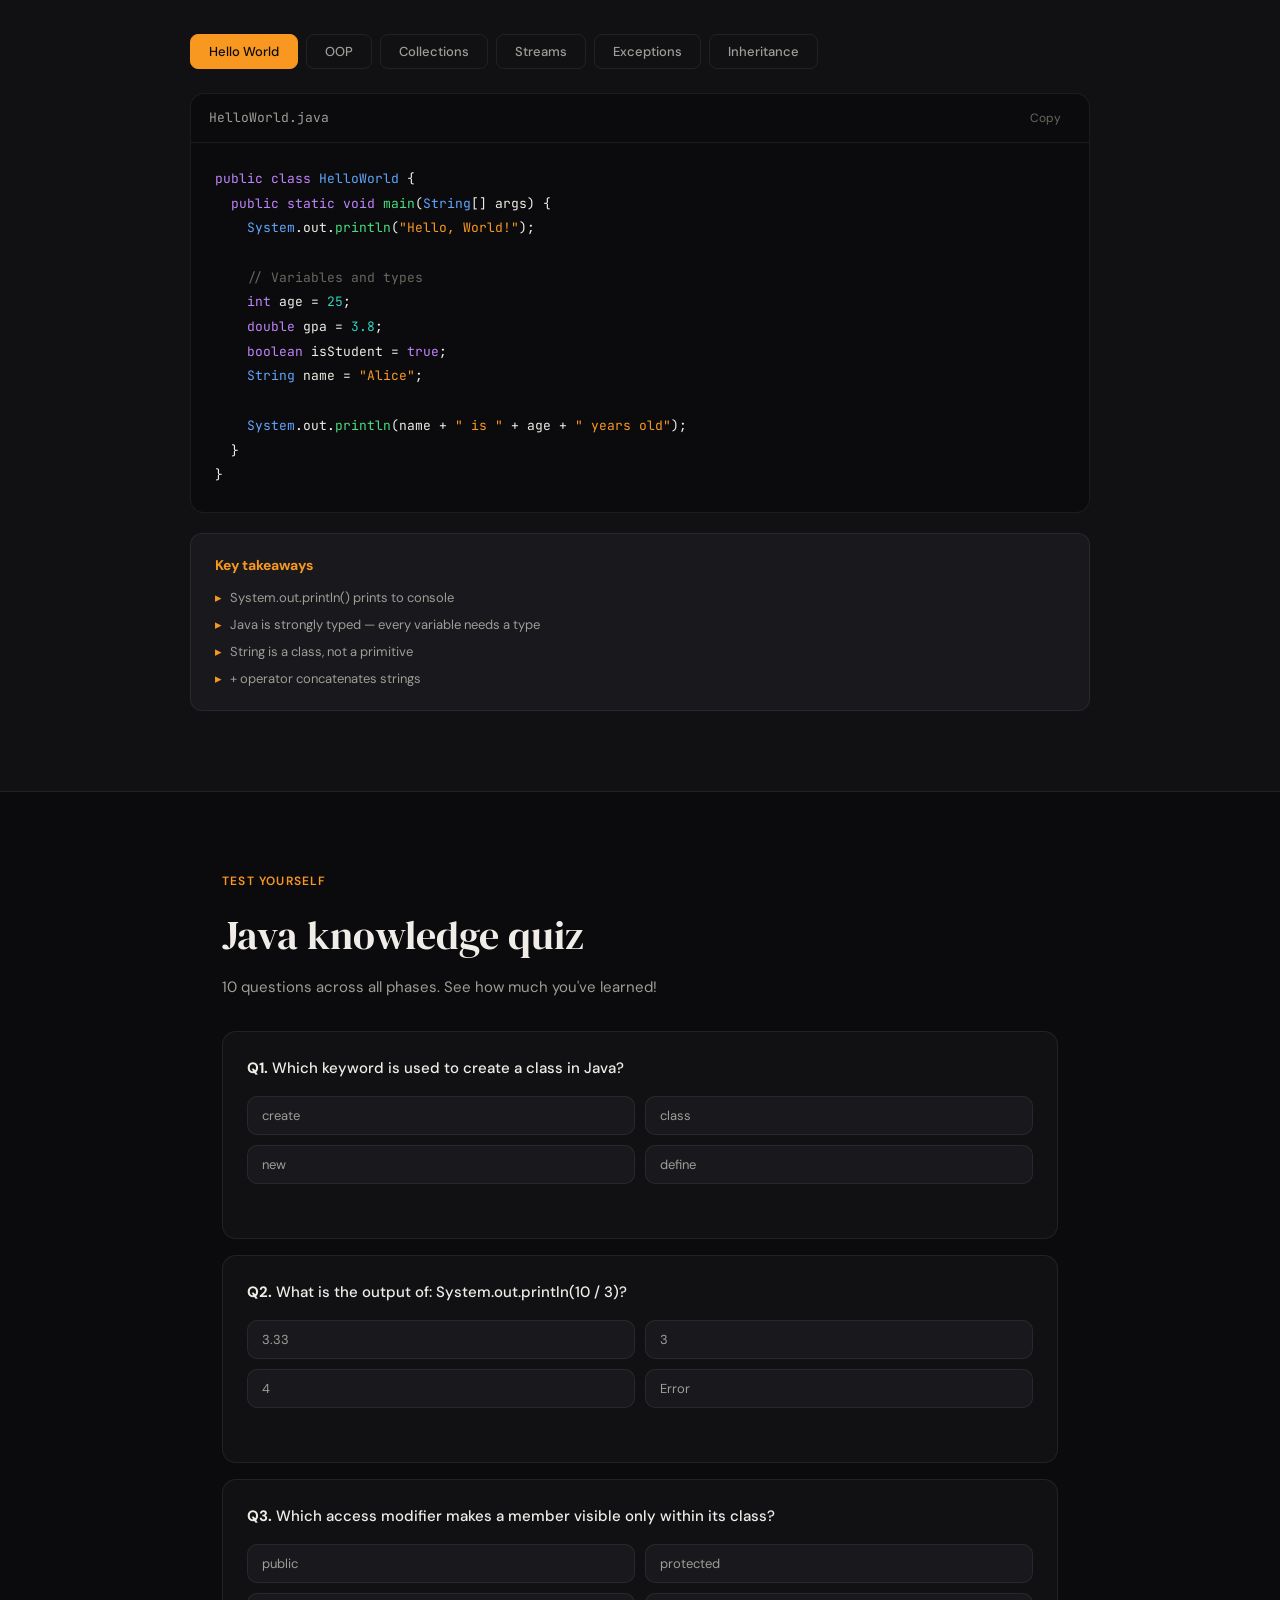
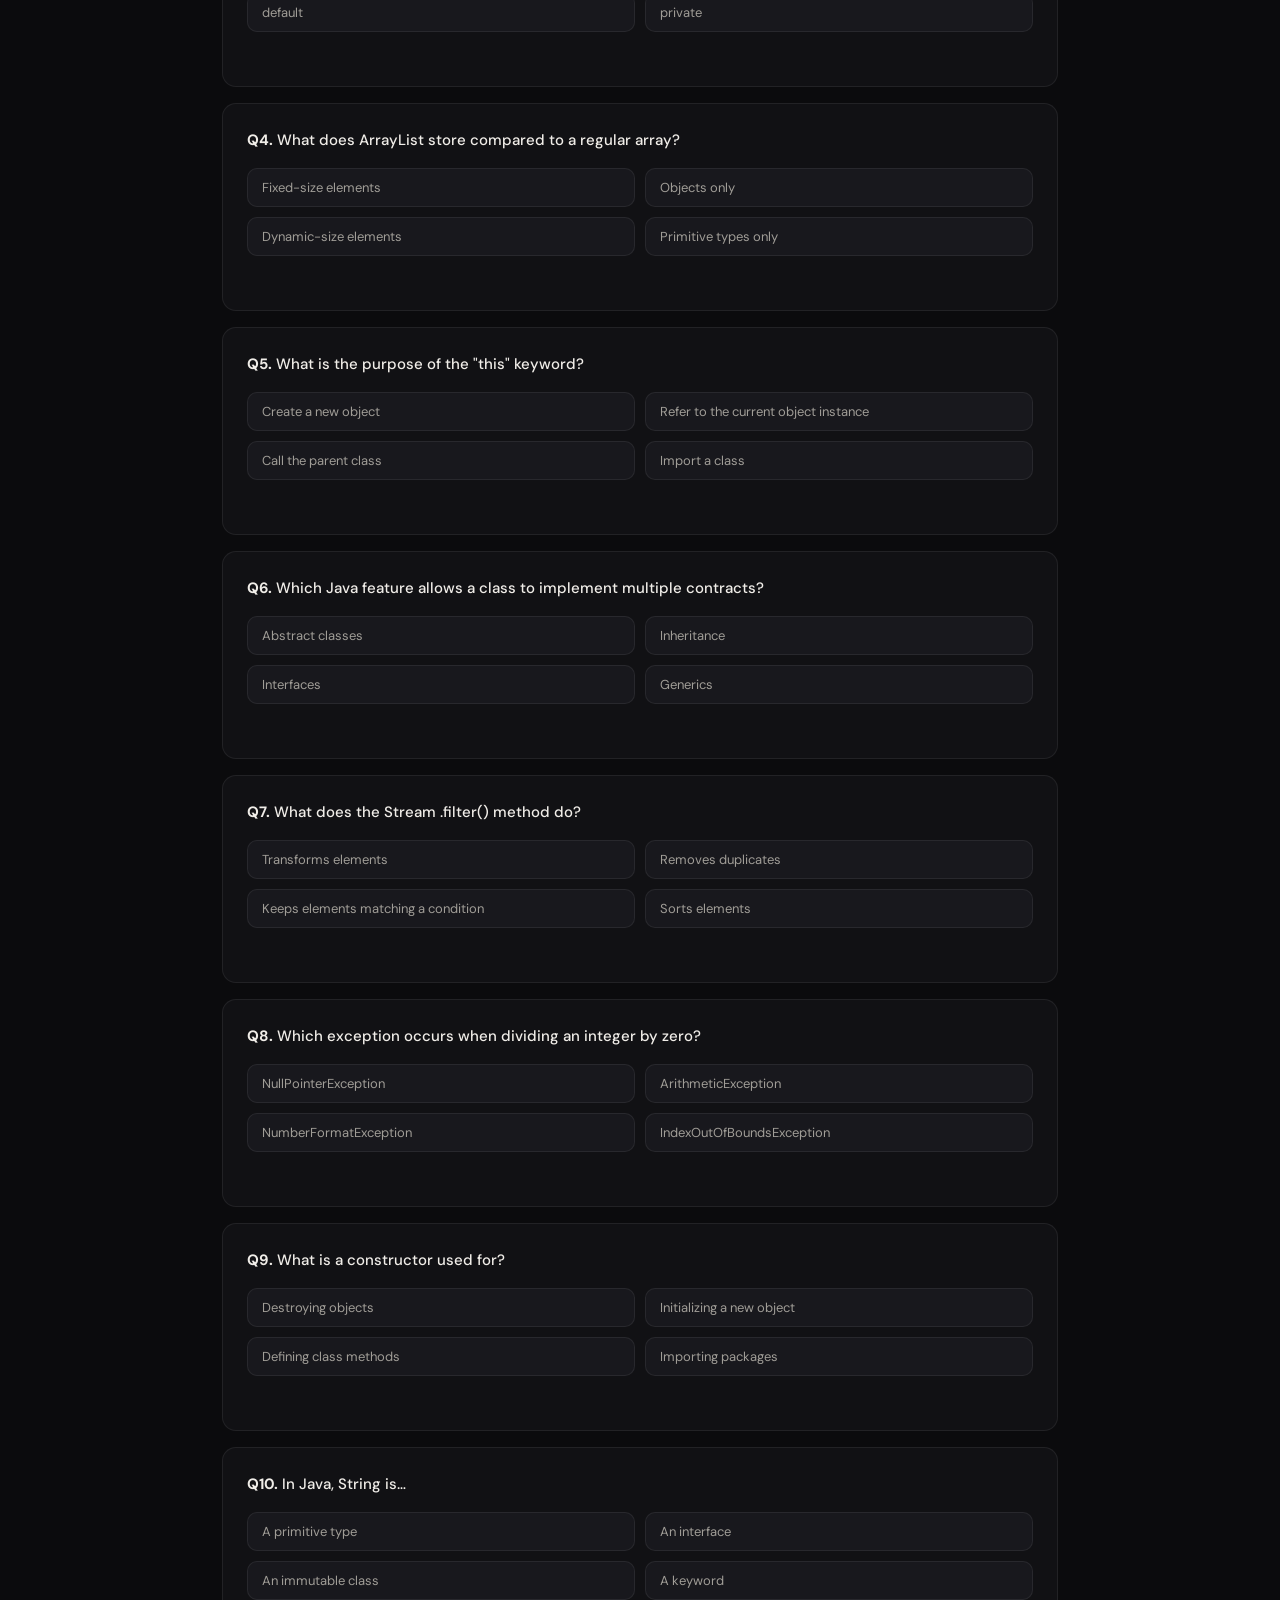
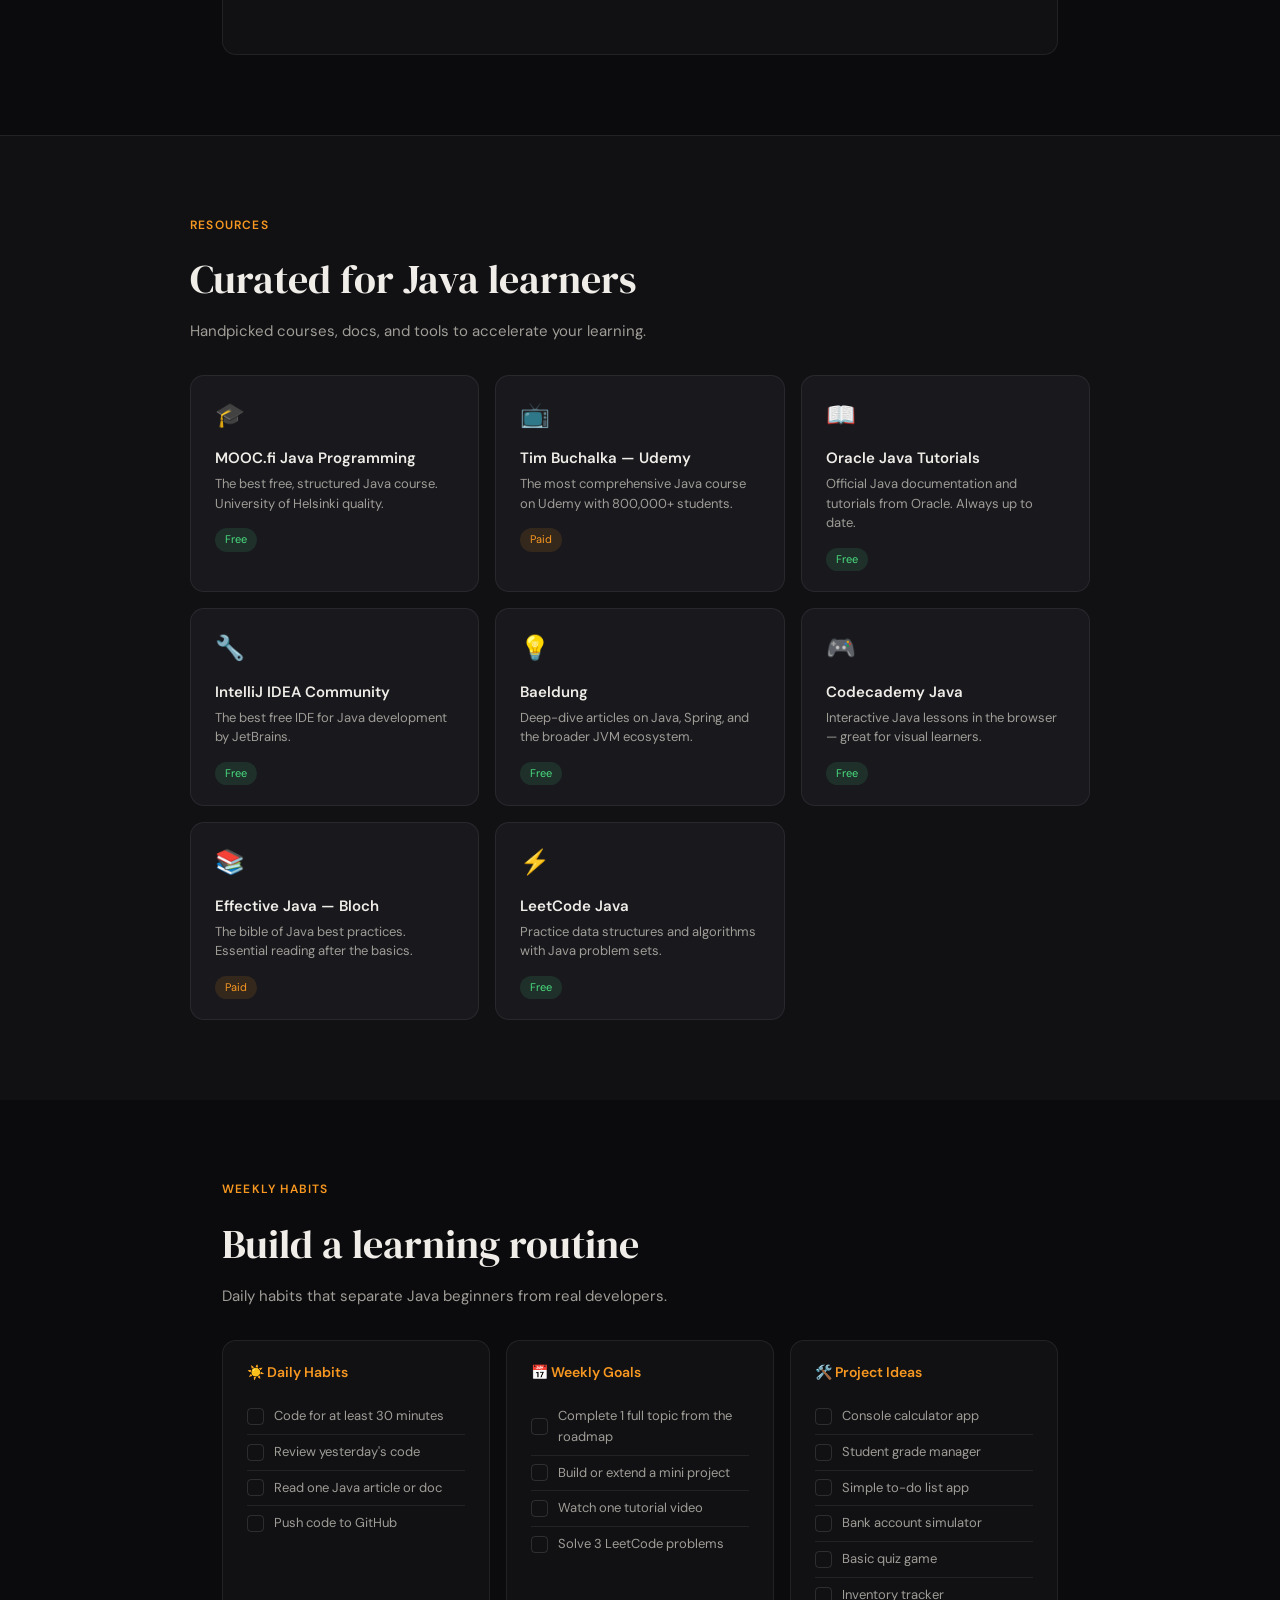
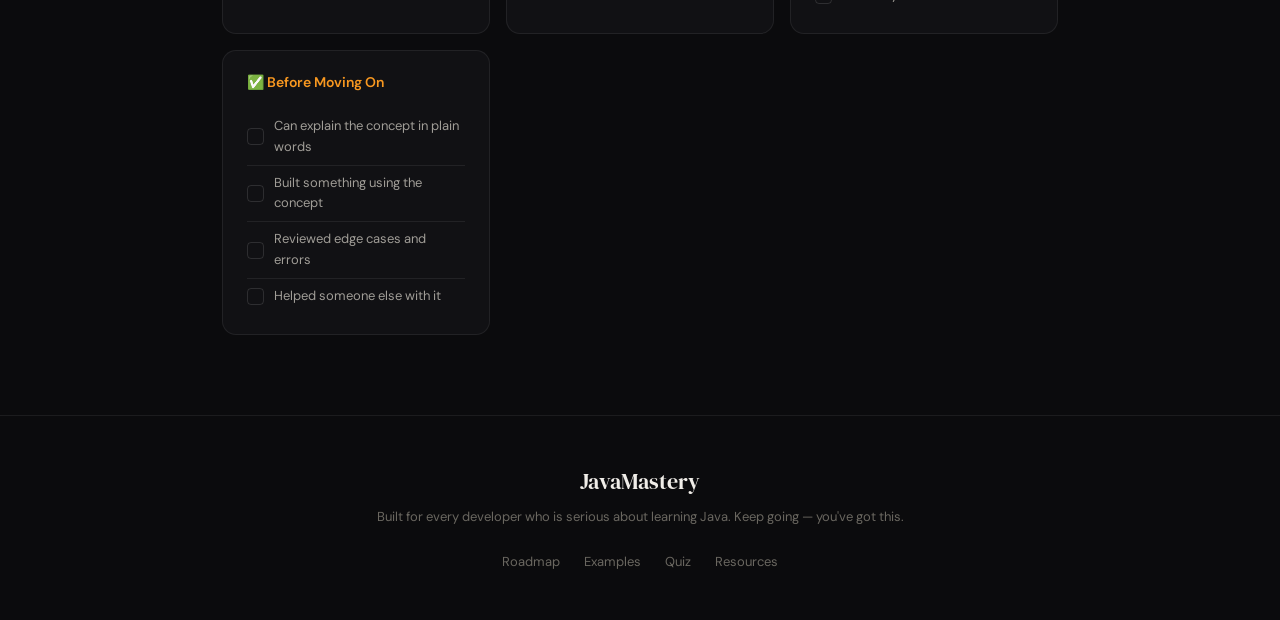
<file: src/Home.html>
<!DOCTYPE html>
<html lang="en">

<head>
  <meta charset="UTF-8">
  <meta name="viewport" content="width=device-width, initial-scale=1.0">
  <title>Java Mastery — Learning Roadmap</title>
  <link
    href="https://fonts.googleapis.com/css2?family=DM+Serif+Display&family=DM+Sans:wght@300;400;500;600&family=JetBrains+Mono:wght@400;600&display=swap"
    rel="stylesheet">
  <link rel="stylesheet" href="Style.css">
</head>

<body>

  <!-- NAV -->
  <nav>
    <a href="#" class="nav-logo">
      <div class="nav-logo-icon">J</div>
      <span class="nav-logo-text">JavaMastery</span>
    </a>
    <div class="nav-links">
      <a href="#roadmap">Roadmap</a>
      <a href="index.html">Concepts</a>
      <a href="https://sagar-code-editor.vercel.app">Web code Editor</a>
      <a href="#code">Code Examples</a>
      <a href="#quiz">Quiz</a>
      <a href="#resources">Resources</a>
      <a href="#checklist">Checklist</a>
      <a href="#roadmap" class="nav-cta">Start Learning</a>
    </div>
    <div class="hamburger" onclick="toggleMenu()">
      <span></span><span></span><span></span>
    </div>
  </nav>

  <div class="mobile-menu" id="mobileMenu">
    <a href="#roadmap" onclick="closeMenu()">Roadmap</a>
    <a href="index.html" onclick="closeMenu()">Concepts</a>
    <a href="https://sagar-code-editor.vercel.app" onclick="closeMenu()">Web code Editor</a>
    <a href="#code" onclick="closeMenu()">Code Examples</a>
    <a href="#quiz" onclick="closeMenu()">Quiz</a>
    <a href="#resources" onclick="closeMenu()">Resources</a>
    <a href="#checklist" onclick="closeMenu()">Checklist</a>
  </div>

  <!-- HERO -->
  <section class="hero">
    <div class="hero-badge animate"><span class="hero-badge-dot"></span> Beginner to Advanced · 12 Weeks</div>
    <h1 class="animate delay-1">Master <span>Java</span><br>from zero to hero.</h1>
    <p class="animate delay-2">A structured, interactive roadmap to learn Java — with progress tracking, code examples,
      quizzes, and curated resources all in one place.</p>
    <div class="hero-buttons animate delay-3">
      <a href="#roadmap" class="btn-primary">Start the Roadmap →</a>
      <a href="#quiz" class="btn-secondary">Take the Quiz</a>
    </div>
    <div class="hero-stats animate delay-3">
      <div>
        <div class="hero-stat-num">4</div>
        <div class="hero-stat-label">Learning Phases</div>
      </div>
      <div>
        <div class="hero-stat-num">28</div>
        <div class="hero-stat-label">Topics Covered</div>
      </div>
      <div>
        <div class="hero-stat-num">12</div>
        <div class="hero-stat-label">Weeks Estimated</div>
      </div>
      <div>
        <div class="hero-stat-num">10+</div>
        <div class="hero-stat-label">Code Examples</div>
      </div>
    </div>
    <div class="hero-code animate delay-3">
      <div class="code-dots"><span class="dot-red"></span><span class="dot-yellow"></span><span
          class="dot-green"></span></div>
      <pre><span class="kw">public class</span> <span class="cls">HelloWorld</span> {
  <span class="kw">public static void</span> <span class="fn">main</span>(<span class="cls">String</span>[] args) {
    <span class="cls">System</span>.out.<span class="fn">println</span>(<span class="str">"Hello, Java!"</span>);
    <span class="cm">// Your journey starts here 🚀</span>
  }
}</pre>
    </div>
  </section>

  <!-- PROGRESS DASHBOARD -->
  <section class="progress-section" id="progress">
    <div class="section-inner">
      <div class="section-label">Your Progress</div>
      <div class="section-title">Track every step</div>
      <div class="section-sub">Check off topics in the roadmap below — your progress updates here in real time.</div>
      <div class="progress-cards">
        <div class="prog-card">
          <div class="prog-card-label">Overall progress</div>
          <div class="prog-card-val" id="stat-pct">0<span>%</span></div>
        </div>
        <div class="prog-card">
          <div class="prog-card-label">Topics done</div>
          <div class="prog-card-val" id="stat-done">0<span> / 28</span></div>
        </div>
        <div class="prog-card">
          <div class="prog-card-label">Current phase</div>
          <div class="prog-card-val" style="font-size:18px;padding-top:6px" id="stat-phase">Phase 1</div>
        </div>
        <div class="prog-card">
          <div class="prog-card-label">Est. time left</div>
          <div class="prog-card-val" id="stat-time">12<span> wks</span></div>
        </div>
      </div>
      <div class="prog-bar-wrap">
        <div class="prog-bar" id="mainBar" style="width:0%"></div>
      </div>
      <div class="prog-bar-label"><span id="barLabel">0 of 28 topics completed</span><span id="barPct">0%</span></div>
    </div>
  </section>

  <!-- ROADMAP -->
  <section class="roadmap-section" id="roadmap">
    <div class="section-label">Curriculum</div>
    <div class="section-title">The Java Roadmap</div>
    <div class="section-sub">Click any topic to mark it complete. Click a phase header to expand it.</div>
    <div id="roadmapContainer" style="margin-top:2rem"></div>
  </section>

  <!-- CODE EXAMPLES -->
  <section class="code-section" id="code">
    <div class="section-inner" style="max-width:900px;margin:0 auto">
      <div class="section-label">Examples</div>
      <div class="section-title">Learn by example</div>
      <div class="section-sub">Real Java code for every major concept — study it, run it, understand it.</div>
      <div class="code-tabs" id="codeTabs"></div>
      <div id="codePanels"></div>
    </div>
  </section>

  <!-- QUIZ -->
  <section class="quiz-section" id="quiz">
    <div class="section-label">Test Yourself</div>
    <div class="section-title">Java knowledge quiz</div>
    <div class="section-sub" style="margin-bottom:2rem">10 questions across all phases. See how much you've learned!
    </div>
    <div class="quiz-grid" id="quizContainer"></div>
    <div class="quiz-score" id="quizScore">
      <div style="font-size:14px;color:var(--text2);margin-bottom:.5rem">Your score</div>
      <div class="quiz-score-num" id="scoreNum">0/10</div>
      <div style="font-size:14px;color:var(--text2);margin-top:.5rem" id="scoreMsg"></div>
      <button class="quiz-reset" onclick="resetQuiz()">Try Again</button>
    </div>
  </section>

  <!-- RESOURCES -->
  <section class="resources-section" id="resources">
    <div style="max-width:900px;margin:0 auto">
      <div class="section-label">Resources</div>
      <div class="section-title" style="margin-bottom:.5rem">Curated for Java learners</div>
      <div class="section-sub" style="margin-bottom:2rem">Handpicked courses, docs, and tools to accelerate your
        learning.</div>
      <div class="resources-grid" id="resourcesGrid"></div>
    </div>
  </section>

  <!-- WEEKLY CHECKLIST -->
  <section class="checklist-section" id="checklist">
    <div class="section-label">Weekly Habits</div>
    <div class="section-title">Build a learning routine</div>
    <div class="section-sub" style="margin-bottom:2rem">Daily habits that separate Java beginners from real developers.
    </div>
    <div class="checklist-grid" id="checklistGrid"></div>
  </section>

  <!-- FOOTER -->
  <footer>
    <div class="footer-logo">JavaMastery</div>
    <div class="footer-text">Built for every developer who is serious about learning Java. Keep going — you've got this.
    </div>
    <div class="footer-links">
      <a href="#roadmap">Roadmap</a>
      <a href="#code">Examples</a>
      <a href="#quiz">Quiz</a>
      <a href="#resources">Resources</a>
    </div>
  </footer>

  <script>
    // ===================== DATA =====================
    const phases = [
      {
        id: 'p1', title: 'Phase 1 — Java Basics', weeks: 'Weeks 1–2', color: 'pn1',
        resources: [{ name: 'MOOC.fi Java Course', url: 'https://java-programming.mooc.fi' }, { name: 'W3Schools Java', url: 'https://www.w3schools.com/java/' }, { name: 'JDK Download', url: 'https://www.oracle.com/java/technologies/downloads/' }],
        topics: [
          { name: 'Install JDK & IntelliJ IDEA', desc: 'Set up Java 21 LTS and configure IntelliJ IDEA Community Edition', tag: 'easy' },
          { name: 'Variables & Data Types', desc: 'int, double, boolean, char, String — primitives vs reference types', tag: 'easy' },
          { name: 'Operators & Expressions', desc: 'Arithmetic, comparison, logical and assignment operators', tag: 'easy' },
          { name: 'Conditionals (if/else, switch)', desc: 'Decision making with if/else chains and switch statements', tag: 'easy' },
          { name: 'Loops (for, while, do-while)', desc: 'Iteration patterns, loop control with break and continue', tag: 'easy' },
          { name: 'Methods & Parameters', desc: 'Defining, calling, overloading and returning values from methods', tag: 'easy' },
          { name: 'Arrays', desc: 'Declaring, initializing and iterating fixed-size arrays', tag: 'easy' },
        ]
      },
      {
        id: 'p2', title: 'Phase 2 — Object-Oriented Programming', weeks: 'Weeks 3–5', color: 'pn2',
        resources: [{ name: 'Oracle OOP Tutorial', url: 'https://docs.oracle.com/javase/tutorial/java/concepts/' }, { name: 'Codecademy Java', url: 'https://www.codecademy.com/learn/learn-java' }],
        topics: [
          { name: 'Classes & Objects', desc: 'Defining blueprints, creating instances, instance vs class members', tag: 'med' },
          { name: 'Constructors & this keyword', desc: 'Initializing objects, constructor chaining and this reference', tag: 'med' },
          { name: 'Encapsulation', desc: 'Private fields, getters, setters and access modifiers (public/private/protected)', tag: 'med' },
          { name: 'Inheritance & extends', desc: 'Subclasses, method overriding, super keyword and IS-A relationship', tag: 'med' },
          { name: 'Polymorphism', desc: 'Method overloading, runtime polymorphism, upcasting and downcasting', tag: 'med' },
          { name: 'Interfaces & Abstract Classes', desc: 'Contracts, default methods, abstract patterns and multiple inheritance', tag: 'hard' },
          { name: 'Enums', desc: 'Defining fixed constant sets and enum methods', tag: 'med' },
        ]
      },
      {
        id: 'p3', title: 'Phase 3 — Core Java APIs', weeks: 'Weeks 6–8', color: 'pn3',
        resources: [{ name: 'Baeldung Collections Guide', url: 'https://www.baeldung.com/java-collections' }, { name: 'Oracle Java Tutorials', url: 'https://docs.oracle.com/javase/tutorial/' }],
        topics: [
          { name: 'Strings & StringBuilder', desc: 'String methods, immutability, StringBuilder for efficient manipulation', tag: 'med' },
          { name: 'ArrayList & LinkedList', desc: 'Dynamic arrays, iteration, adding/removing and performance differences', tag: 'med' },
          { name: 'HashMap & HashSet', desc: 'Key-value storage, hashing, collision and iteration patterns', tag: 'med' },
          { name: 'Exception Handling', desc: 'try/catch/finally, checked vs unchecked, custom exceptions', tag: 'med' },
          { name: 'File I/O basics', desc: 'Reading/writing files with java.io and java.nio packages', tag: 'hard' },
          { name: 'Generics', desc: 'Type parameters, bounded types, wildcards and generic methods', tag: 'hard' },
          { name: 'Comparable & Comparator', desc: 'Sorting objects with natural ordering and custom comparators', tag: 'hard' },
        ]
      },
      {
        id: 'p4', title: 'Phase 4 — Modern Java & Beyond', weeks: 'Weeks 9–12', color: 'pn4',
        resources: [{ name: 'Baeldung Java 8+ Features', url: 'https://www.baeldung.com/java-8-new-features' }, { name: 'Spring Boot Quickstart', url: 'https://start.spring.io' }],
        topics: [
          { name: 'Lambda Expressions', desc: 'Functional interfaces, arrow syntax, method references and closure', tag: 'hard' },
          { name: 'Streams API', desc: 'Declarative pipelines: filter, map, reduce, collect and flatMap', tag: 'hard' },
          { name: 'Optional<T>', desc: 'Eliminate NullPointerExceptions with Optional and its methods', tag: 'hard' },
          { name: 'Multithreading Basics', desc: 'Thread, Runnable, synchronized keyword and basic concurrency', tag: 'hard' },
          { name: 'Build a Project', desc: 'Apply everything — build a bank app, quiz system or to-do manager', tag: 'hard' },
          { name: 'Intro to Spring Boot', desc: 'REST APIs, dependency injection and building your first web service', tag: 'hard' },
          { name: 'Unit Testing with JUnit', desc: 'Write tests, assertions and test-driven development basics', tag: 'hard' },
        ]
      }
    ];

    const codeExamples = [
      {
        label: 'Hello World', file: 'HelloWorld.java',
        code: `<span class="kw">public class</span> <span class="cls">HelloWorld</span> {
  <span class="kw">public static void</span> <span class="fn">main</span>(<span class="cls">String</span>[] args) {
    <span class="cls">System</span>.out.<span class="fn">println</span>(<span class="str">"Hello, World!"</span>);

    <span class="cm">// Variables and types</span>
    <span class="kw">int</span> age = <span class="num">25</span>;
    <span class="kw">double</span> gpa = <span class="num">3.8</span>;
    <span class="kw">boolean</span> isStudent = <span class="kw">true</span>;
    <span class="cls">String</span> name = <span class="str">"Alice"</span>;

    <span class="cls">System</span>.out.<span class="fn">println</span>(name + <span class="str">" is "</span> + age + <span class="str">" years old"</span>);
  }
}`,
        points: ['System.out.println() prints to console', 'Java is strongly typed — every variable needs a type', 'String is a class, not a primitive', '+ operator concatenates strings']
      },
      {
        label: 'OOP', file: 'BankAccount.java',
        code: `<span class="kw">public class</span> <span class="cls">BankAccount</span> {
  <span class="kw">private</span> <span class="cls">String</span> owner;
  <span class="kw">private double</span> balance;

  <span class="kw">public</span> <span class="fn">BankAccount</span>(<span class="cls">String</span> owner, <span class="kw">double</span> initial) {
    <span class="kw">this</span>.owner = owner;
    <span class="kw">this</span>.balance = initial;
  }

  <span class="kw">public void</span> <span class="fn">deposit</span>(<span class="kw">double</span> amount) {
    <span class="kw">if</span> (amount > <span class="num">0</span>) balance += amount;
  }

  <span class="kw">public boolean</span> <span class="fn">withdraw</span>(<span class="kw">double</span> amount) {
    <span class="kw">if</span> (amount > balance) <span class="kw">return false</span>;
    balance -= amount;
    <span class="kw">return true</span>;
  }

  <span class="kw">public double</span> <span class="fn">getBalance</span>() { <span class="kw">return</span> balance; }

  <span class="kw">public static void</span> <span class="fn">main</span>(<span class="cls">String</span>[] args) {
    <span class="cls">BankAccount</span> acc = <span class="kw">new</span> <span class="cls">BankAccount</span>(<span class="str">"Alice"</span>, <span class="num">500.0</span>);
    acc.<span class="fn">deposit</span>(<span class="num">200</span>);
    acc.<span class="fn">withdraw</span>(<span class="num">100</span>);
    <span class="cls">System</span>.out.<span class="fn">println</span>(acc.<span class="fn">getBalance</span>()); <span class="cm">// 600.0</span>
  }
}`,
        points: ['private fields enforce encapsulation', 'Constructors initialize objects with this keyword', 'Methods represent behaviour of the object', 'Return types declare what a method outputs']
      },
      {
        label: 'Collections', file: 'CollectionsDemo.java',
        code: `<span class="kw">import</span> java.util.*;

<span class="kw">public class</span> <span class="cls">CollectionsDemo</span> {
  <span class="kw">public static void</span> <span class="fn">main</span>(<span class="cls">String</span>[] args) {
    <span class="cm">// ArrayList — dynamic array</span>
    <span class="cls">List</span>&lt;<span class="cls">String</span>&gt; names = <span class="kw">new</span> <span class="cls">ArrayList</span>&lt;&gt;();
    names.<span class="fn">add</span>(<span class="str">"Alice"</span>); names.<span class="fn">add</span>(<span class="str">"Bob"</span>);
    <span class="cls">Collections</span>.<span class="fn">sort</span>(names);

    <span class="cm">// HashMap — key-value pairs</span>
    <span class="cls">Map</span>&lt;<span class="cls">String</span>, <span class="cls">Integer</span>&gt; scores = <span class="kw">new</span> <span class="cls">HashMap</span>&lt;&gt;();
    scores.<span class="fn">put</span>(<span class="str">"Alice"</span>, <span class="num">95</span>);
    scores.<span class="fn">put</span>(<span class="str">"Bob"</span>, <span class="num">87</span>);
    <span class="cls">System</span>.out.<span class="fn">println</span>(scores.<span class="fn">get</span>(<span class="str">"Alice"</span>)); <span class="cm">// 95</span>

    <span class="cm">// HashSet — unique values only</span>
    <span class="cls">Set</span>&lt;<span class="cls">Integer</span>&gt; nums = <span class="kw">new</span> <span class="cls">HashSet</span>&lt;&gt;();
    nums.<span class="fn">add</span>(<span class="num">1</span>); nums.<span class="fn">add</span>(<span class="num">2</span>); nums.<span class="fn">add</span>(<span class="num">1</span>);
    <span class="cls">System</span>.out.<span class="fn">println</span>(nums.<span class="fn">size</span>()); <span class="cm">// 2</span>
  }
}`,
        points: ['ArrayList is resizable; arrays are fixed', 'HashMap gives O(1) average lookup by key', 'HashSet stores unique elements only', 'Use generics <Type> for type safety']
      },
      {
        label: 'Streams', file: 'StreamsDemo.java',
        code: `<span class="kw">import</span> java.util.*;
<span class="kw">import</span> java.util.stream.*;

<span class="kw">public class</span> <span class="cls">StreamsDemo</span> {
  <span class="kw">public static void</span> <span class="fn">main</span>(<span class="cls">String</span>[] args) {
    <span class="cls">List</span>&lt;<span class="cls">Integer</span>&gt; numbers = <span class="cls">List</span>.<span class="fn">of</span>(<span class="num">1</span>,<span class="num">2</span>,<span class="num">3</span>,<span class="num">4</span>,<span class="num">5</span>,<span class="num">6</span>,<span class="num">7</span>,<span class="num">8</span>,<span class="num">9</span>,<span class="num">10</span>);

    <span class="cm">// Filter even numbers, square them, collect</span>
    <span class="cls">List</span>&lt;<span class="cls">Integer</span>&gt; result = numbers.<span class="fn">stream</span>()
      .<span class="fn">filter</span>(n -> n % <span class="num">2</span> == <span class="num">0</span>)
      .<span class="fn">map</span>(n -> n * n)
      .<span class="fn">collect</span>(<span class="cls">Collectors</span>.<span class="fn">toList</span>());
    <span class="cls">System</span>.out.<span class="fn">println</span>(result); <span class="cm">// [4, 16, 36, 64, 100]</span>

    <span class="cm">// Sum all elements</span>
    <span class="kw">int</span> sum = numbers.<span class="fn">stream</span>()
      .<span class="fn">reduce</span>(<span class="num">0</span>, <span class="cls">Integer</span>::sum);
    <span class="cls">System</span>.out.<span class="fn">println</span>(<span class="str">"Sum: "</span> + sum); <span class="cm">// 55</span>

    <span class="cm">// Lambda — double each number</span>
    numbers.<span class="fn">stream</span>().<span class="fn">map</span>(n -> n * <span class="num">2</span>)
      .<span class="fn">forEach</span>(<span class="cls">System</span>.out::<span class="fn">println</span>);
  }
}`,
        points: ['Streams process collections declaratively', 'filter() keeps elements matching a condition', 'map() transforms each element', 'reduce() collapses the stream to a single value']
      },
      {
        label: 'Exceptions', file: 'ExceptionDemo.java',
        code: `<span class="kw">public class</span> <span class="cls">ExceptionDemo</span> {

  <span class="kw">static int</span> <span class="fn">divide</span>(<span class="kw">int</span> a, <span class="kw">int</span> b) {
    <span class="kw">if</span> (b == <span class="num">0</span>)
      <span class="kw">throw new</span> <span class="cls">ArithmeticException</span>(<span class="str">"Cannot divide by zero"</span>);
    <span class="kw">return</span> a / b;
  }

  <span class="kw">public static void</span> <span class="fn">main</span>(<span class="cls">String</span>[] args) {
    <span class="cm">// try-catch-finally</span>
    <span class="kw">try</span> {
      <span class="kw">int</span> result = <span class="fn">divide</span>(<span class="num">10</span>, <span class="num">0</span>);
    } <span class="kw">catch</span> (<span class="cls">ArithmeticException</span> e) {
      <span class="cls">System</span>.out.<span class="fn">println</span>(<span class="str">"Caught: "</span> + e.<span class="fn">getMessage</span>());
    } <span class="kw">finally</span> {
      <span class="cls">System</span>.out.<span class="fn">println</span>(<span class="str">"Always runs"</span>);
    }

    <span class="cm">// Try-with-resources (auto-close)</span>
    <span class="kw">try</span> (<span class="kw">var</span> sc = <span class="kw">new</span> java.util.<span class="cls">Scanner</span>(System.in)) {
      <span class="cm">// sc is auto-closed after this block</span>
    }
  }
}`,
        points: ['throw creates and throws an exception', 'catch handles a specific exception type', 'finally always runs, even after an exception', 'try-with-resources auto-closes Closeable objects']
      },
      {
        label: 'Inheritance', file: 'ShapeDemo.java',
        code: `<span class="kw">abstract class</span> <span class="cls">Shape</span> {
  <span class="kw">abstract double</span> <span class="fn">area</span>();
  <span class="kw">void</span> <span class="fn">describe</span>() {
    <span class="cls">System</span>.out.<span class="fn">println</span>(<span class="str">"Area: "</span> + <span class="fn">area</span>());
  }
}

<span class="kw">class</span> <span class="cls">Circle</span> <span class="kw">extends</span> <span class="cls">Shape</span> {
  <span class="kw">double</span> radius;
  <span class="cls">Circle</span>(<span class="kw">double</span> r) { <span class="kw">this</span>.radius = r; }

  <span class="kw">@Override</span>
  <span class="kw">double</span> <span class="fn">area</span>() { <span class="kw">return</span> Math.PI * radius * radius; }
}

<span class="kw">class</span> <span class="cls">Rectangle</span> <span class="kw">extends</span> <span class="cls">Shape</span> {
  <span class="kw">double</span> w, h;
  <span class="cls">Rectangle</span>(<span class="kw">double</span> w, <span class="kw">double</span> h) { <span class="kw">this</span>.w=w; <span class="kw">this</span>.h=h; }

  <span class="kw">@Override</span>
  <span class="kw">double</span> <span class="fn">area</span>() { <span class="kw">return</span> w * h; }
}

<span class="kw">public class</span> <span class="cls">ShapeDemo</span> {
  <span class="kw">public static void</span> <span class="fn">main</span>(<span class="cls">String</span>[] args) {
    <span class="cls">Shape</span>[] shapes = { <span class="kw">new</span> <span class="cls">Circle</span>(<span class="num">5</span>), <span class="kw">new</span> <span class="cls">Rectangle</span>(<span class="num">4</span>,<span class="num">6</span>) };
    <span class="kw">for</span> (<span class="cls">Shape</span> s : shapes) s.<span class="fn">describe</span>();
  }
}`,
        points: ['abstract classes cannot be instantiated directly', 'extends inherits all non-private members', '@Override ensures you mean to override', 'Polymorphism lets Shape[] hold any Shape subclass']
      }
    ];

    const quizData = [
      { q: 'Which keyword is used to create a class in Java?', opts: ['create', 'class', 'new', 'define'], correct: 1, explain: 'The class keyword declares a new class definition.' },
      { q: 'What is the output of: System.out.println(10 / 3)?', opts: ['3.33', '3', '4', 'Error'], correct: 1, explain: 'Integer division in Java truncates the decimal — 10/3 = 3.' },
      { q: 'Which access modifier makes a member visible only within its class?', opts: ['public', 'protected', 'default', 'private'], correct: 3, explain: 'private restricts access to the declaring class only.' },
      { q: 'What does ArrayList store compared to a regular array?', opts: ['Fixed-size elements', 'Objects only', 'Dynamic-size elements', 'Primitive types only'], correct: 2, explain: 'ArrayList is a resizable array that grows and shrinks automatically.' },
      { q: 'What is the purpose of the "this" keyword?', opts: ['Create a new object', 'Refer to the current object instance', 'Call the parent class', 'Import a class'], correct: 1, explain: 'this references the current object and resolves name conflicts between fields and parameters.' },
      { q: 'Which Java feature allows a class to implement multiple contracts?', opts: ['Abstract classes', 'Inheritance', 'Interfaces', 'Generics'], correct: 2, explain: 'A class can implement multiple interfaces but extend only one class.' },
      { q: 'What does the Stream .filter() method do?', opts: ['Transforms elements', 'Removes duplicates', 'Keeps elements matching a condition', 'Sorts elements'], correct: 2, explain: 'filter() returns a stream of elements that satisfy the given predicate.' },
      { q: 'Which exception occurs when dividing an integer by zero?', opts: ['NullPointerException', 'ArithmeticException', 'NumberFormatException', 'IndexOutOfBoundsException'], correct: 1, explain: 'Integer division by zero throws ArithmeticException in Java.' },
      { q: 'What is a constructor used for?', opts: ['Destroying objects', 'Initializing a new object', 'Defining class methods', 'Importing packages'], correct: 1, explain: 'A constructor initializes a newly created object, setting up its initial state.' },
      { q: 'In Java, String is…', opts: ['A primitive type', 'An interface', 'An immutable class', 'A keyword'], correct: 2, explain: 'String is an immutable class — once created, its value cannot be changed.' },
    ];

    const resources = [
      { icon: '🎓', name: 'MOOC.fi Java Programming', desc: 'The best free, structured Java course. University of Helsinki quality.', tag: 'Free', cls: 'rtag-free', url: 'https://java-programming.mooc.fi' },
      { icon: '📺', name: 'Tim Buchalka — Udemy', desc: 'The most comprehensive Java course on Udemy with 800,000+ students.', tag: 'Paid', cls: 'rtag-paid', url: 'https://www.udemy.com/course/java-the-complete-java-developer-course/' },
      { icon: '📖', name: 'Oracle Java Tutorials', desc: 'Official Java documentation and tutorials from Oracle. Always up to date.', tag: 'Free', cls: 'rtag-free', url: 'https://docs.oracle.com/javase/tutorial/' },
      { icon: '🔧', name: 'IntelliJ IDEA Community', desc: 'The best free IDE for Java development by JetBrains.', tag: 'Free', cls: 'rtag-free', url: 'https://www.jetbrains.com/idea/download/' },
      { icon: '💡', name: 'Baeldung', desc: 'Deep-dive articles on Java, Spring, and the broader JVM ecosystem.', tag: 'Free', cls: 'rtag-free', url: 'https://www.baeldung.com' },
      { icon: '🎮', name: 'Codecademy Java', desc: 'Interactive Java lessons in the browser — great for visual learners.', tag: 'Free', cls: 'rtag-free', url: 'https://www.codecademy.com/learn/learn-java' },
      { icon: '📚', name: 'Effective Java — Bloch', desc: 'The bible of Java best practices. Essential reading after the basics.', tag: 'Paid', cls: 'rtag-paid', url: 'https://www.oreilly.com/library/view/effective-java-3rd/9780134686097/' },
      { icon: '⚡', name: 'LeetCode Java', desc: 'Practice data structures and algorithms with Java problem sets.', tag: 'Free', cls: 'rtag-free', url: 'https://leetcode.com/problemset/' },
    ];

    const checklists = [
      { title: 'Daily Habits', icon: '☀️', items: ['Code for at least 30 minutes', 'Review yesterday\'s code', 'Read one Java article or doc', 'Push code to GitHub'] },
      { title: 'Weekly Goals', icon: '📅', items: ['Complete 1 full topic from the roadmap', 'Build or extend a mini project', 'Watch one tutorial video', 'Solve 3 LeetCode problems'] },
      { title: 'Project Ideas', icon: '🛠️', items: ['Console calculator app', 'Student grade manager', 'Simple to-do list app', 'Bank account simulator', 'Basic quiz game', 'Inventory tracker'] },
      { title: 'Before Moving On', icon: '✅', items: ['Can explain the concept in plain words', 'Built something using the concept', 'Reviewed edge cases and errors', 'Helped someone else with it'] },
    ];

    // ===================== STATE =====================
    const done = JSON.parse(localStorage.getItem('javaRoadmapDone') || '{}');
    let quizAnswers = {};
    let quizCorrect = 0;

    function saveState() {
      localStorage.setItem('javaRoadmapDone', JSON.stringify(done));
    }

    // ===================== ROADMAP =====================
    function buildRoadmap() {
      const c = document.getElementById('roadmapContainer');
      phases.forEach((phase, pi) => {
        const div = document.createElement('div');
        div.className = 'phase-block reveal';
        const doneCount = phase.topics.filter((_, ti) => done[phase.id + '-' + ti]).length;
        div.innerHTML = `
      <div class="phase-head" onclick="togglePhase('${phase.id}')">
        <div class="phase-num ${phase.color}">0${pi + 1}</div>
        <div class="phase-info">
          <div class="phase-name">${phase.title}</div>
          <div class="phase-meta">${phase.weeks} · ${phase.topics.length} topics</div>
        </div>
        <div class="phase-progress-pill" id="pill-${phase.id}">${doneCount}/${phase.topics.length}</div>
        <div class="phase-chevron" id="chev-${phase.id}">&#9658;</div>
      </div>
      <div class="phase-body" id="body-${phase.id}">
        <div id="topics-${phase.id}"></div>
        <div class="phase-resources">
          <span class="res-label">Resources:</span>
          ${phase.resources.map(r => `<a class="res-link" href="${r.url}" target="_blank">${r.name}</a>`).join('')}
        </div>
      </div>`;
        c.appendChild(div);

        const tl = document.getElementById('topics-' + phase.id);
        phase.topics.forEach((t, ti) => {
          const key = phase.id + '-' + ti;
          const isDone = !!done[key];
          const el = document.createElement('div');
          el.className = 'topic-item' + (isDone ? ' done' : '');
          el.id = 'ti-' + key;
          el.innerHTML = `
        <div class="topic-checkbox" id="tc-${key}">
          <svg class="checksvg" viewBox="0 0 11 8" fill="none"><path d="M1 4L4 7L10 1" stroke="white" stroke-width="1.5" stroke-linecap="round" stroke-linejoin="round"/></svg>
        </div>
        <div class="topic-text">
          <div class="topic-name">${t.name}</div>
          <div class="topic-desc">${t.desc}</div>
        </div>
        <div class="topic-tag tag-${t.tag}">${t.tag}</div>`;
          el.onclick = () => toggleTopic(key, phase.id);
          tl.appendChild(el);
        });

        if (pi === 0) togglePhase(phase.id);
      });
    }

    function togglePhase(id) {
      const body = document.getElementById('body-' + id);
      const chev = document.getElementById('chev-' + id);
      body.classList.toggle('open');
      chev.classList.toggle('open');
    }

    function toggleTopic(key, phaseId) {
      done[key] = !done[key];
      saveState();
      const el = document.getElementById('ti-' + key);
      el.classList.toggle('done', done[key]);
      updateProgress();
      updatePhasePill(phaseId);
    }

    function updatePhasePill(pid) {
      const phase = phases.find(p => p.id === pid);
      const doneCount = phase.topics.filter((_, ti) => done[pid + '-' + ti]).length;
      document.getElementById('pill-' + pid).textContent = doneCount + '/' + phase.topics.length;
    }

    function updateProgress() {
      const total = phases.reduce((a, p) => a + p.topics.length, 0);
      const completed = Object.values(done).filter(Boolean).length;
      const pct = Math.round((completed / total) * 100);
      document.getElementById('mainBar').style.width = pct + '%';
      document.getElementById('barLabel').textContent = completed + ' of ' + total + ' topics completed';
      document.getElementById('barPct').textContent = pct + '%';
      document.getElementById('stat-pct').innerHTML = pct + '<span>%</span>';
      document.getElementById('stat-done').innerHTML = completed + '<span> / ' + total + '</span>';
      const weeksLeft = Math.max(0, Math.round(12 * (1 - pct / 100)));
      document.getElementById('stat-time').innerHTML = weeksLeft + '<span> wks</span>';

      let currentPhase = 'Phase 1';
      let cumulative = 0;
      for (let i = 0; i < phases.length; i++) {
        cumulative += phases[i].topics.length;
        if (completed < cumulative) { currentPhase = 'Phase ' + (i + 1); break; }
        if (i === phases.length - 1) currentPhase = 'Complete!';
      }
      document.getElementById('stat-phase').textContent = currentPhase;
    }

    // ===================== CODE EXAMPLES =====================
    function buildCode() {
      const tabs = document.getElementById('codeTabs');
      const panels = document.getElementById('codePanels');
      codeExamples.forEach((ex, i) => {
        const tab = document.createElement('button');
        tab.className = 'code-tab' + (i === 0 ? ' active' : '');
        tab.textContent = ex.label;
        tab.onclick = () => switchTab(i);
        tabs.appendChild(tab);

        const panel = document.createElement('div');
        panel.className = 'code-panel' + (i === 0 ? ' active' : '');
        panel.id = 'cp-' + i;
        panel.innerHTML = `
      <div class="code-box">
        <div class="code-box-header">
          <span class="code-box-title">${ex.file}</span>
          <button class="copy-btn" onclick="copyCode(${i}, this)">Copy</button>
        </div>
        <pre>${ex.code}</pre>
      </div>
      <div class="code-explain">
        <h4>Key takeaways</h4>
        <ul>${ex.points.map(p => '<li>' + p + '</li>').join('')}</ul>
      </div>`;
        panels.appendChild(panel);
      });
    }

    function switchTab(idx) {
      document.querySelectorAll('.code-tab').forEach((t, i) => t.classList.toggle('active', i === idx));
      document.querySelectorAll('.code-panel').forEach((p, i) => p.classList.toggle('active', i === idx));
    }

    function copyCode(idx, btn) {
      const raw = codeExamples[idx].code.replace(/<[^>]+>/g, '');
      navigator.clipboard.writeText(raw).then(() => {
        btn.textContent = 'Copied!';
        btn.classList.add('copied');
        setTimeout(() => { btn.textContent = 'Copy'; btn.classList.remove('copied'); }, 2000);
      });
    }

    // ===================== QUIZ =====================
    function buildQuiz() {
      const c = document.getElementById('quizContainer');
      quizData.forEach((q, qi) => {
        const card = document.createElement('div');
        card.className = 'quiz-card reveal';
        card.innerHTML = `
      <div class="quiz-q"><strong>Q${qi + 1}.</strong> ${q.q}</div>
      <div class="quiz-options" id="qopts-${qi}">
        ${q.opts.map((opt, oi) => `<button class="quiz-opt" onclick="answerQuiz(${qi},${oi})">${opt}</button>`).join('')}
      </div>
      <div class="quiz-feedback" id="qfb-${qi}"></div>`;
        c.appendChild(card);
      });
    }

    function answerQuiz(qi, oi) {
      if (quizAnswers[qi] !== undefined) return;
      quizAnswers[qi] = oi;
      const opts = document.getElementById('qopts-' + qi).querySelectorAll('.quiz-opt');
      opts.forEach(o => o.disabled = true);
      opts[oi].classList.add(oi === quizData[qi].correct ? 'correct' : 'wrong');
      if (oi !== quizData[qi].correct) opts[quizData[qi].correct].classList.add('correct');
      const fb = document.getElementById('qfb-' + qi);
      if (oi === quizData[qi].correct) {
        quizCorrect++;
        fb.innerHTML = '<span style="color:var(--green)">✓ Correct! </span><span style="color:var(--text2)">' + quizData[qi].explain + '</span>';
      } else {
        fb.innerHTML = '<span style="color:var(--red)">✗ Wrong. </span><span style="color:var(--text2)">' + quizData[qi].explain + '</span>';
      }
      if (Object.keys(quizAnswers).length === quizData.length) showScore();
    }

    function showScore() {
      const scoreEl = document.getElementById('quizScore');
      scoreEl.style.display = 'block';
      document.getElementById('scoreNum').textContent = quizCorrect + '/' + quizData.length;
      const msg = quizCorrect >= 9 ? '🏆 Excellent! You\'re a Java master!' :
        quizCorrect >= 7 ? '👍 Great job! Keep practicing.' :
          quizCorrect >= 5 ? '📚 Good effort! Review the roadmap.' : '💪 Keep studying — you\'ve got this!';
      document.getElementById('scoreMsg').textContent = msg;
      scoreEl.scrollIntoView({ behavior: 'smooth', block: 'center' });
    }

    function resetQuiz() {
      quizAnswers = {};
      quizCorrect = 0;
      document.getElementById('quizScore').style.display = 'none';
      const c = document.getElementById('quizContainer');
      c.innerHTML = '';
      buildQuiz();
      initReveal();
    }

    // ===================== RESOURCES =====================
    function buildResources() {
      const g = document.getElementById('resourcesGrid');
      resources.forEach(r => {
        const a = document.createElement('a');
        a.className = 'resource-card reveal';
        a.href = r.url;
        a.target = '_blank';
        a.innerHTML = `
      <div class="resource-card-icon">${r.icon}</div>
      <div class="resource-card-name">${r.name}</div>
      <div class="resource-card-desc">${r.desc}</div>
      <span class="resource-card-tag ${r.cls}">${r.tag}</span>`;
        g.appendChild(a);
      });
    }

    // ===================== CHECKLIST =====================
    const clDone = JSON.parse(localStorage.getItem('javaChecklist') || '{}');

    function buildChecklist() {
      const g = document.getElementById('checklistGrid');
      checklists.forEach((cl, ci) => {
        const card = document.createElement('div');
        card.className = 'checklist-card reveal';
        card.innerHTML = `<div class="checklist-card-title">${cl.icon} ${cl.title}</div>
      ${cl.items.map((item, ii) => {
          const key = 'cl-' + ci + '-' + ii;
          const isDone = !!clDone[key];
          return `<div class="checklist-item${isDone ? ' done' : ''}" id="${key}" onclick="toggleCl('${key}')">
          <div class="cl-check">${isDone ? '<svg width="10" height="7" viewBox="0 0 10 7" fill="none"><path d="M1 3.5L3.5 6L9 1" stroke="white" stroke-width="1.5" stroke-linecap="round" stroke-linejoin="round"/></svg>' : ''}</div>
          <div class="cl-text">${item}</div>
        </div>`;
        }).join('')}`;
        g.appendChild(card);
      });
    }

    function toggleCl(key) {
      clDone[key] = !clDone[key];
      localStorage.setItem('javaChecklist', JSON.stringify(clDone));
      const el = document.getElementById(key);
      el.classList.toggle('done', clDone[key]);
      const chk = el.querySelector('.cl-check');
      chk.innerHTML = clDone[key] ? '<svg width="10" height="7" viewBox="0 0 10 7" fill="none"><path d="M1 3.5L3.5 6L9 1" stroke="white" stroke-width="1.5" stroke-linecap="round" stroke-linejoin="round"/></svg>' : '';
    }

    // ===================== NAV =====================
    function toggleMenu() { document.getElementById('mobileMenu').classList.toggle('open'); }
    function closeMenu() { document.getElementById('mobileMenu').classList.remove('open'); }

    // ===================== SCROLL REVEAL =====================
    function initReveal() {
      const els = document.querySelectorAll('.reveal');
      const obs = new IntersectionObserver(entries => {
        entries.forEach(e => { if (e.isIntersecting) { e.target.classList.add('visible'); obs.unobserve(e.target); } });
      }, { threshold: 0.1 });
      els.forEach(el => obs.observe(el));
    }

    // ===================== INIT =====================
    document.addEventListener('DOMContentLoaded', () => {
      buildRoadmap();
      buildCode();
      buildQuiz();
      buildResources();
      buildChecklist();
      updateProgress();
      phases.forEach(p => updatePhasePill(p.id));
      initReveal();

      // Navbar active link highlighting
      const sections = document.querySelectorAll('section[id]');
      const navLinks = document.querySelectorAll('.nav-links a[href^="#"]');
      window.addEventListener('scroll', () => {
        let current = '';
        sections.forEach(s => { if (window.scrollY >= s.offsetTop - 100) current = s.id; });
        navLinks.forEach(a => a.classList.toggle('active', a.getAttribute('href') === '#' + current));
      }, { passive: true });
    });
  </script>
</body>

</html>
</file>
<file: src/Style.css>
:root {
      --orange: #f89820;
      --orange-dark: #c97a10;
      --orange-dim: rgba(248, 152, 32, 0.12);
      --orange-glow: rgba(248, 152, 32, 0.25);
      --bg: #0b0b0d;
      --bg2: #111114;
      --bg3: #18181d;
      --bg4: #202028;
      --border: rgba(255, 255, 255, 0.07);
      --border2: rgba(255, 255, 255, 0.12);
      --text: #f0ede8;
      --text2: #a09d97;
      --text3: #6a6760;
      --green: #4ade80;
      --blue: #60a5fa;
      --purple: #c084fc;
      --red: #f87171;
      --teal: #2dd4bf;
    }

    * {
      margin: 0;
      padding: 0;
      box-sizing: border-box
    }

    html {
      scroll-behavior: smooth
    }

    body {
      font-family: 'DM Sans', sans-serif;
      background: var(--bg);
      color: var(--text);
      overflow-x: hidden;
      line-height: 1.6
    }

    /* SCROLLBAR */
    ::-webkit-scrollbar {
      width: 4px
    }

    ::-webkit-scrollbar-track {
      background: var(--bg)
    }

    ::-webkit-scrollbar-thumb {
      background: var(--orange-dark);
      border-radius: 99px
    }

    /* NAV */
    nav {
      position: fixed;
      top: 0;
      left: 0;
      right: 0;
      z-index: 100;
      padding: 0 2rem;
      height: 60px;
      display: flex;
      align-items: center;
      justify-content: space-between;
      background: rgba(11, 11, 13, 0.85);
      backdrop-filter: blur(12px);
      border-bottom: 1px solid var(--border)
    }

    .nav-logo {
      display: flex;
      align-items: center;
      gap: 10px;
      text-decoration: none
    }

    .nav-logo-icon {
      width: 32px;
      height: 32px;
      background: var(--orange);
      border-radius: 8px;
      display: flex;
      align-items: center;
      justify-content: center;
      font-family: 'JetBrains Mono', monospace;
      font-weight: 600;
      font-size: 14px;
      color: #0b0b0d
    }

    .nav-logo-text {
      font-family: 'DM Serif Display', serif;
      font-size: 18px;
      color: var(--text)
    }

    .nav-links {
      display: flex;
      align-items: center;
      gap: 2rem
    }

    .nav-links a {
      color: var(--text2);
      text-decoration: none;
      font-size: 14px;
      transition: color .2s
    }

    .nav-links a:hover {
      color: var(--orange)
    }

    .nav-cta {
      background: var(--orange);
      color: #0b0b0d;
      padding: 8px 18px;
      border-radius: 8px;
      text-decoration: none;
      font-size: 14px;
      font-weight: 600;
      transition: background .2s, transform .15s
    }

    .nav-cta:hover {
      background: var(--orange-dark);
      transform: translateY(-1px)
    }

    .hamburger {
      display: none;
      flex-direction: column;
      gap: 5px;
      cursor: pointer;
      padding: 4px
    }

    .hamburger span {
      width: 22px;
      height: 2px;
      background: var(--text);
      border-radius: 2px;
      transition: .3s
    }

    .mobile-menu {
      display: none;
      position: fixed;
      top: 60px;
      left: 0;
      right: 0;
      background: var(--bg2);
      border-bottom: 1px solid var(--border);
      padding: 1rem 2rem;
      flex-direction: column;
      gap: 1rem;
      z-index: 99
    }

    .mobile-menu a {
      color: var(--text2);
      text-decoration: none;
      font-size: 15px
    }

    .mobile-menu.open {
      display: flex
    }

    /* HERO */
    .hero {
      padding: 140px 2rem 100px;
      text-align: center;
      position: relative;
      overflow: hidden
    }

    .hero::before {
      content: '';
      position: absolute;
      top: -200px;
      left: 50%;
      transform: translateX(-50%);
      width: 700px;
      height: 700px;
      background: radial-gradient(circle, rgba(248, 152, 32, 0.15) 0%, transparent 70%);
      pointer-events: none
    }

    .hero-badge {
      display: inline-flex;
      align-items: center;
      gap: 8px;
      background: var(--orange-dim);
      border: 1px solid var(--orange-glow);
      border-radius: 99px;
      padding: 6px 16px;
      font-size: 13px;
      color: var(--orange);
      margin-bottom: 2rem
    }

    .hero-badge-dot {
      width: 7px;
      height: 7px;
      background: var(--orange);
      border-radius: 50%;
      animation: pulse 2s infinite
    }

    @keyframes pulse {

      0%,
      100% {
        opacity: 1
      }

      50% {
        opacity: .4
      }
    }

    .hero h1 {
      font-family: 'DM Serif Display', serif;
      font-size: clamp(42px, 7vw, 78px);
      line-height: 1.1;
      margin-bottom: 1.5rem;
      letter-spacing: -1px
    }

    .hero h1 span {
      color: var(--orange)
    }

    .hero p {
      font-size: 18px;
      color: var(--text2);
      max-width: 560px;
      margin: 0 auto 2.5rem;
      line-height: 1.7
    }

    .hero-buttons {
      display: flex;
      gap: 12px;
      justify-content: center;
      flex-wrap: wrap
    }

    .btn-primary {
      background: var(--orange);
      color: #0b0b0d;
      padding: 13px 28px;
      border-radius: 10px;
      text-decoration: none;
      font-weight: 600;
      font-size: 15px;
      border: none;
      cursor: pointer;
      transition: .2s
    }

    .btn-primary:hover {
      background: var(--orange-dark);
      transform: translateY(-2px)
    }

    .btn-secondary {
      background: transparent;
      color: var(--text);
      padding: 13px 28px;
      border-radius: 10px;
      text-decoration: none;
      font-weight: 500;
      font-size: 15px;
      border: 1px solid var(--border2);
      cursor: pointer;
      transition: .2s
    }

    .btn-secondary:hover {
      background: var(--bg3);
      border-color: var(--orange)
    }

    .hero-stats {
      display: flex;
      gap: 3rem;
      justify-content: center;
      margin-top: 4rem;
      flex-wrap: wrap
    }

    .hero-stat-num {
      font-family: 'DM Serif Display', serif;
      font-size: 32px;
      color: var(--orange)
    }

    .hero-stat-label {
      font-size: 13px;
      color: var(--text3);
      margin-top: 2px
    }

    .hero-code {
      margin-top: 4rem;
      background: var(--bg2);
      border: 1px solid var(--border);
      border-radius: 16px;
      padding: 1.5rem 2rem;
      max-width: 480px;
      margin-left: auto;
      margin-right: auto;
      text-align: left;
      position: relative
    }

    .code-dots {
      display: flex;
      gap: 7px;
      margin-bottom: 1rem
    }

    .code-dots span {
      width: 12px;
      height: 12px;
      border-radius: 50%
    }

    .dot-red {
      background: #ff5f57
    }

    .dot-yellow {
      background: #ffbd2e
    }

    .dot-green {
      background: #28ca41
    }

    pre {
      font-family: 'JetBrains Mono', monospace;
      font-size: 13px;
      line-height: 1.8;
      overflow-x: auto
    }

    .kw {
      color: #c084fc
    }

    .cls {
      color: #60a5fa
    }

    .fn {
      color: #4ade80
    }

    .str {
      color: #f89820
    }

    .cm {
      color: #6a6760
    }

    .num {
      color: #2dd4bf
    }

    /* PROGRESS DASHBOARD */
    .progress-section {
      padding: 60px 2rem;
      background: var(--bg2);
      border-top: 1px solid var(--border);
      border-bottom: 1px solid var(--border)
    }

    .section-inner {
      max-width: 900px;
      margin: 0 auto
    }

    .section-label {
      font-size: 12px;
      font-weight: 600;
      letter-spacing: .1em;
      color: var(--orange);
      text-transform: uppercase;
      margin-bottom: .75rem
    }

    .section-title {
      font-family: 'DM Serif Display', serif;
      font-size: clamp(28px, 4vw, 40px);
      margin-bottom: .5rem
    }

    .section-sub {
      color: var(--text2);
      font-size: 15px;
      margin-bottom: 2.5rem
    }

    .progress-cards {
      display: grid;
      grid-template-columns: repeat(auto-fit, minmax(180px, 1fr));
      gap: 16px;
      margin-bottom: 2.5rem
    }

    .prog-card {
      background: var(--bg3);
      border: 1px solid var(--border);
      border-radius: 14px;
      padding: 1.25rem 1.5rem
    }

    .prog-card-label {
      font-size: 12px;
      color: var(--text3);
      margin-bottom: 6px
    }

    .prog-card-val {
      font-family: 'DM Serif Display', serif;
      font-size: 30px;
      color: var(--text)
    }

    .prog-card-val span {
      font-size: 15px;
      color: var(--text2);
      font-family: 'DM Sans', sans-serif
    }

    .prog-bar-wrap {
      background: var(--bg4);
      border-radius: 99px;
      height: 8px;
      margin-bottom: 6px;
      overflow: hidden
    }

    .prog-bar {
      height: 100%;
      background: linear-gradient(90deg, var(--orange-dark), var(--orange));
      border-radius: 99px;
      transition: width .5s cubic-bezier(.4, 0, .2, 1)
    }

    .prog-bar-label {
      display: flex;
      justify-content: space-between;
      font-size: 12px;
      color: var(--text3)
    }

    /* ROADMAP */
    .roadmap-section {
      padding: 80px 2rem;
      max-width: 900px;
      margin: 0 auto
    }

    .phase-block {
      margin-bottom: 2.5rem;
      border: 1px solid var(--border);
      border-radius: 16px;
      overflow: hidden;
      transition: border-color .2s
    }

    .phase-block:hover {
      border-color: var(--border2)
    }

    .phase-head {
      display: flex;
      align-items: center;
      gap: 14px;
      padding: 18px 22px;
      cursor: pointer;
      background: var(--bg2);
      user-select: none;
      transition: background .15s
    }

    .phase-head:hover {
      background: var(--bg3)
    }

    .phase-num {
      width: 36px;
      height: 36px;
      border-radius: 10px;
      display: flex;
      align-items: center;
      justify-content: center;
      font-family: 'JetBrains Mono', monospace;
      font-size: 13px;
      font-weight: 600;
      flex-shrink: 0
    }

    .pn1 {
      background: rgba(248, 152, 32, .18);
      color: var(--orange)
    }

    .pn2 {
      background: rgba(96, 165, 250, .18);
      color: var(--blue)
    }

    .pn3 {
      background: rgba(77, 222, 128, .18);
      color: var(--green)
    }

    .pn4 {
      background: rgba(192, 132, 252, .18);
      color: var(--purple)
    }

    .phase-info {
      flex: 1
    }

    .phase-name {
      font-size: 16px;
      font-weight: 600;
      color: var(--text);
      margin-bottom: 2px
    }

    .phase-meta {
      font-size: 12px;
      color: var(--text3)
    }

    .phase-progress-pill {
      font-size: 12px;
      padding: 4px 12px;
      border-radius: 99px;
      background: var(--bg4);
      color: var(--text2)
    }

    .phase-chevron {
      color: var(--text3);
      transition: transform .25s;
      font-size: 12px
    }

    .phase-chevron.open {
      transform: rotate(90deg)
    }

    .phase-body {
      display: none;
      border-top: 1px solid var(--border)
    }

    .phase-body.open {
      display: block
    }

    .topic-item {
      display: flex;
      align-items: flex-start;
      gap: 12px;
      padding: 14px 22px;
      border-bottom: 1px solid var(--border);
      cursor: pointer;
      transition: background .15s
    }

    .topic-item:last-of-type {
      border-bottom: none
    }

    .topic-item:hover {
      background: var(--bg3)
    }

    .topic-item.done {
      opacity: .55
    }

    .topic-checkbox {
      width: 20px;
      height: 20px;
      border: 1.5px solid var(--border2);
      border-radius: 6px;
      flex-shrink: 0;
      margin-top: 1px;
      display: flex;
      align-items: center;
      justify-content: center;
      transition: .2s
    }

    .topic-item.done .topic-checkbox {
      background: var(--orange);
      border-color: var(--orange)
    }

    .checksvg {
      display: none;
      width: 11px;
      height: 8px
    }

    .topic-item.done .checksvg {
      display: block
    }

    .topic-text {
      flex: 1
    }

    .topic-name {
      font-size: 14px;
      font-weight: 500;
      color: var(--text);
      margin-bottom: 3px
    }

    .topic-desc {
      font-size: 13px;
      color: var(--text2);
      line-height: 1.5
    }

    .topic-tag {
      font-size: 11px;
      padding: 3px 9px;
      border-radius: 99px;
      flex-shrink: 0;
      margin-top: 2px;
      align-self: flex-start
    }

    .tag-easy {
      background: rgba(77, 222, 128, .12);
      color: #4ade80
    }

    .tag-med {
      background: rgba(248, 152, 32, .12);
      color: var(--orange)
    }

    .tag-hard {
      background: rgba(192, 132, 252, .12);
      color: var(--purple)
    }

    .phase-resources {
      padding: 14px 22px;
      background: var(--bg);
      border-top: 1px solid var(--border);
      display: flex;
      flex-wrap: wrap;
      gap: 12px;
      align-items: center
    }

    .res-label {
      font-size: 11px;
      color: var(--text3);
      text-transform: uppercase;
      letter-spacing: .08em;
      margin-right: 4px
    }

    .res-link {
      font-size: 12px;
      color: var(--orange);
      text-decoration: none;
      padding: 4px 10px;
      border: 1px solid var(--orange-glow);
      border-radius: 6px;
      transition: .15s
    }

    .res-link:hover {
      background: var(--orange-dim)
    }

    /* CODE EXAMPLES */
    .code-section {
      padding: 80px 2rem;
      background: var(--bg2);
      border-top: 1px solid var(--border);
      border-bottom: 1px solid var(--border)
    }

    .code-tabs {
      display: flex;
      gap: 8px;
      flex-wrap: wrap;
      margin-bottom: 1.5rem
    }

    .code-tab {
      padding: 8px 18px;
      border-radius: 8px;
      font-size: 13px;
      font-weight: 500;
      cursor: pointer;
      border: 1px solid var(--border);
      background: transparent;
      color: var(--text2);
      transition: .15s;
      font-family: 'DM Sans', sans-serif
    }

    .code-tab:hover {
      border-color: var(--border2);
      color: var(--text)
    }

    .code-tab.active {
      background: var(--orange);
      color: #0b0b0d;
      border-color: var(--orange)
    }

    .code-panel {
      display: none
    }

    .code-panel.active {
      display: block
    }

    .code-box {
      background: var(--bg);
      border: 1px solid var(--border);
      border-radius: 14px;
      overflow: hidden
    }

    .code-box-header {
      padding: 12px 18px;
      border-bottom: 1px solid var(--border);
      display: flex;
      align-items: center;
      justify-content: space-between
    }

    .code-box-title {
      font-size: 13px;
      color: var(--text2);
      font-family: 'JetBrains Mono', monospace
    }

    .copy-btn {
      font-size: 12px;
      color: var(--text3);
      background: transparent;
      border: none;
      cursor: pointer;
      padding: 4px 10px;
      border-radius: 6px;
      font-family: 'DM Sans', sans-serif;
      transition: .15s
    }

    .copy-btn:hover {
      background: var(--bg3);
      color: var(--text)
    }

    .copy-btn.copied {
      color: var(--green)
    }

    .code-box pre {
      padding: 1.5rem;
      overflow-x: auto;
      font-size: 13px;
      line-height: 1.9
    }

    .code-explain {
      margin-top: 1.25rem;
      background: var(--bg3);
      border: 1px solid var(--border);
      border-radius: 12px;
      padding: 1.25rem 1.5rem
    }

    .code-explain h4 {
      font-size: 14px;
      color: var(--orange);
      margin-bottom: .75rem
    }

    .code-explain ul {
      list-style: none;
      display: flex;
      flex-direction: column;
      gap: 6px
    }

    .code-explain ul li {
      font-size: 13px;
      color: var(--text2);
      display: flex;
      gap: 8px
    }

    .code-explain ul li::before {
      content: '▸';
      color: var(--orange);
      flex-shrink: 0
    }

    /* QUIZ */
    .quiz-section {
      padding: 80px 2rem;
      max-width: 900px;
      margin: 0 auto
    }

    .quiz-grid {
      display: grid;
      gap: 16px
    }

    .quiz-card {
      background: var(--bg2);
      border: 1px solid var(--border);
      border-radius: 14px;
      padding: 1.5rem
    }

    .quiz-q {
      font-size: 15px;
      font-weight: 500;
      color: var(--text);
      margin-bottom: 1rem
    }

    .quiz-options {
      display: grid;
      grid-template-columns: 1fr 1fr;
      gap: 10px
    }

    .quiz-opt {
      background: var(--bg3);
      border: 1px solid var(--border);
      border-radius: 10px;
      padding: 10px 14px;
      font-size: 13px;
      color: var(--text2);
      cursor: pointer;
      transition: .2s;
      text-align: left;
      font-family: 'DM Sans', sans-serif
    }

    .quiz-opt:hover {
      border-color: var(--orange);
      color: var(--text)
    }

    .quiz-opt.correct {
      background: rgba(77, 222, 128, .12);
      border-color: #4ade80;
      color: #4ade80
    }

    .quiz-opt.wrong {
      background: rgba(248, 113, 113, .12);
      border-color: #f87171;
      color: #f87171
    }

    .quiz-opt:disabled {
      cursor: not-allowed
    }

    .quiz-feedback {
      margin-top: .75rem;
      font-size: 13px;
      min-height: 18px
    }

    .quiz-score {
      text-align: center;
      padding: 2rem;
      background: var(--bg2);
      border: 1px solid var(--orange-glow);
      border-radius: 16px;
      display: none
    }

    .quiz-score-num {
      font-family: 'DM Serif Display', serif;
      font-size: 52px;
      color: var(--orange)
    }

    .quiz-reset {
      margin-top: 1rem;
      background: var(--orange);
      color: #0b0b0d;
      padding: 10px 24px;
      border-radius: 8px;
      border: none;
      cursor: pointer;
      font-size: 14px;
      font-weight: 600;
      font-family: 'DM Sans', sans-serif
    }

    /* RESOURCES */
    .resources-section {
      padding: 80px 2rem;
      background: var(--bg2);
      border-top: 1px solid var(--border)
    }

    .resources-grid {
      display: grid;
      grid-template-columns: repeat(auto-fit, minmax(260px, 1fr));
      gap: 16px;
      max-width: 900px;
      margin: 0 auto
    }

    .resource-card {
      background: var(--bg3);
      border: 1px solid var(--border);
      border-radius: 14px;
      padding: 1.25rem 1.5rem;
      transition: .2s;
      text-decoration: none;
      display: block
    }

    .resource-card:hover {
      border-color: var(--orange);
      transform: translateY(-3px)
    }

    .resource-card-icon {
      font-size: 24px;
      margin-bottom: .75rem
    }

    .resource-card-name {
      font-size: 15px;
      font-weight: 600;
      color: var(--text);
      margin-bottom: 4px
    }

    .resource-card-desc {
      font-size: 13px;
      color: var(--text2);
      line-height: 1.5;
      margin-bottom: .75rem
    }

    .resource-card-tag {
      font-size: 11px;
      padding: 3px 10px;
      border-radius: 99px;
      display: inline-block
    }

    .rtag-free {
      background: rgba(77, 222, 128, .12);
      color: #4ade80
    }

    .rtag-paid {
      background: rgba(248, 152, 32, .12);
      color: var(--orange)
    }

    /* CHECKLIST */
    .checklist-section {
      padding: 80px 2rem;
      max-width: 900px;
      margin: 0 auto
    }

    .checklist-grid {
      display: grid;
      grid-template-columns: repeat(auto-fit, minmax(260px, 1fr));
      gap: 16px
    }

    .checklist-card {
      background: var(--bg2);
      border: 1px solid var(--border);
      border-radius: 14px;
      padding: 1.25rem 1.5rem
    }

    .checklist-card-title {
      font-size: 14px;
      font-weight: 600;
      color: var(--orange);
      margin-bottom: 1rem;
      display: flex;
      align-items: center;
      gap: 8px
    }

    .checklist-item {
      display: flex;
      align-items: center;
      gap: 10px;
      padding: 7px 0;
      cursor: pointer;
      border-bottom: 1px solid var(--border)
    }

    .checklist-item:last-child {
      border-bottom: none
    }

    .cl-check {
      width: 17px;
      height: 17px;
      border: 1.5px solid var(--border2);
      border-radius: 4px;
      flex-shrink: 0;
      display: flex;
      align-items: center;
      justify-content: center;
      transition: .2s
    }

    .checklist-item.done .cl-check {
      background: var(--orange);
      border-color: var(--orange)
    }

    .cl-text {
      font-size: 13px;
      color: var(--text2);
      transition: .2s
    }

    .checklist-item.done .cl-text {
      text-decoration: line-through;
      color: var(--text3)
    }

    /* FOOTER */
    footer {
      padding: 3rem 2rem;
      border-top: 1px solid var(--border);
      text-align: center
    }

    .footer-logo {
      font-family: 'DM Serif Display', serif;
      font-size: 22px;
      color: var(--text);
      margin-bottom: .5rem
    }

    .footer-text {
      font-size: 13px;
      color: var(--text3)
    }

    .footer-links {
      display: flex;
      gap: 1.5rem;
      justify-content: center;
      margin-top: 1.5rem
    }

    .footer-links a {
      font-size: 13px;
      color: var(--text3);
      text-decoration: none
    }

    .footer-links a:hover {
      color: var(--orange)
    }

    /* TIMELINE connector */
    .roadmap-connector {
      display: flex;
      justify-content: center;
      margin: -10px 0;
      position: relative;
      z-index: 1
    }

    .connector-line {
      width: 2px;
      height: 24px;
      background: linear-gradient(var(--border), var(--border2))
    }

    /* DARK SECTION DIVIDER */
    .section-divider {
      height: 1px;
      background: linear-gradient(90deg, transparent, var(--border2), transparent);
      margin: 0 2rem
    }

    /* ANIMATIONS */
    @keyframes fadeInUp {
      from {
        opacity: 0;
        transform: translateY(24px)
      }

      to {
        opacity: 1;
        transform: translateY(0)
      }
    }

    .animate {
      animation: fadeInUp .6s ease both
    }

    .delay-1 {
      animation-delay: .1s
    }

    .delay-2 {
      animation-delay: .2s
    }

    .delay-3 {
      animation-delay: .3s
    }

    /* RESPONSIVE */
    @media(max-width:700px) {
      .nav-links {
        display: none
      }

      .hamburger {
        display: flex
      }

      .quiz-options {
        grid-template-columns: 1fr
      }

      .hero h1 {
        font-size: 38px
      }

      .hero-stats {
        gap: 2rem
      }
    }

    /* SCROLL REVEAL */
    .reveal {
      opacity: 0;
      transform: translateY(20px);
      transition: opacity .6s ease, transform .6s ease
    }

    .reveal.visible {
      opacity: 1;
      transform: none
    }
</file>
